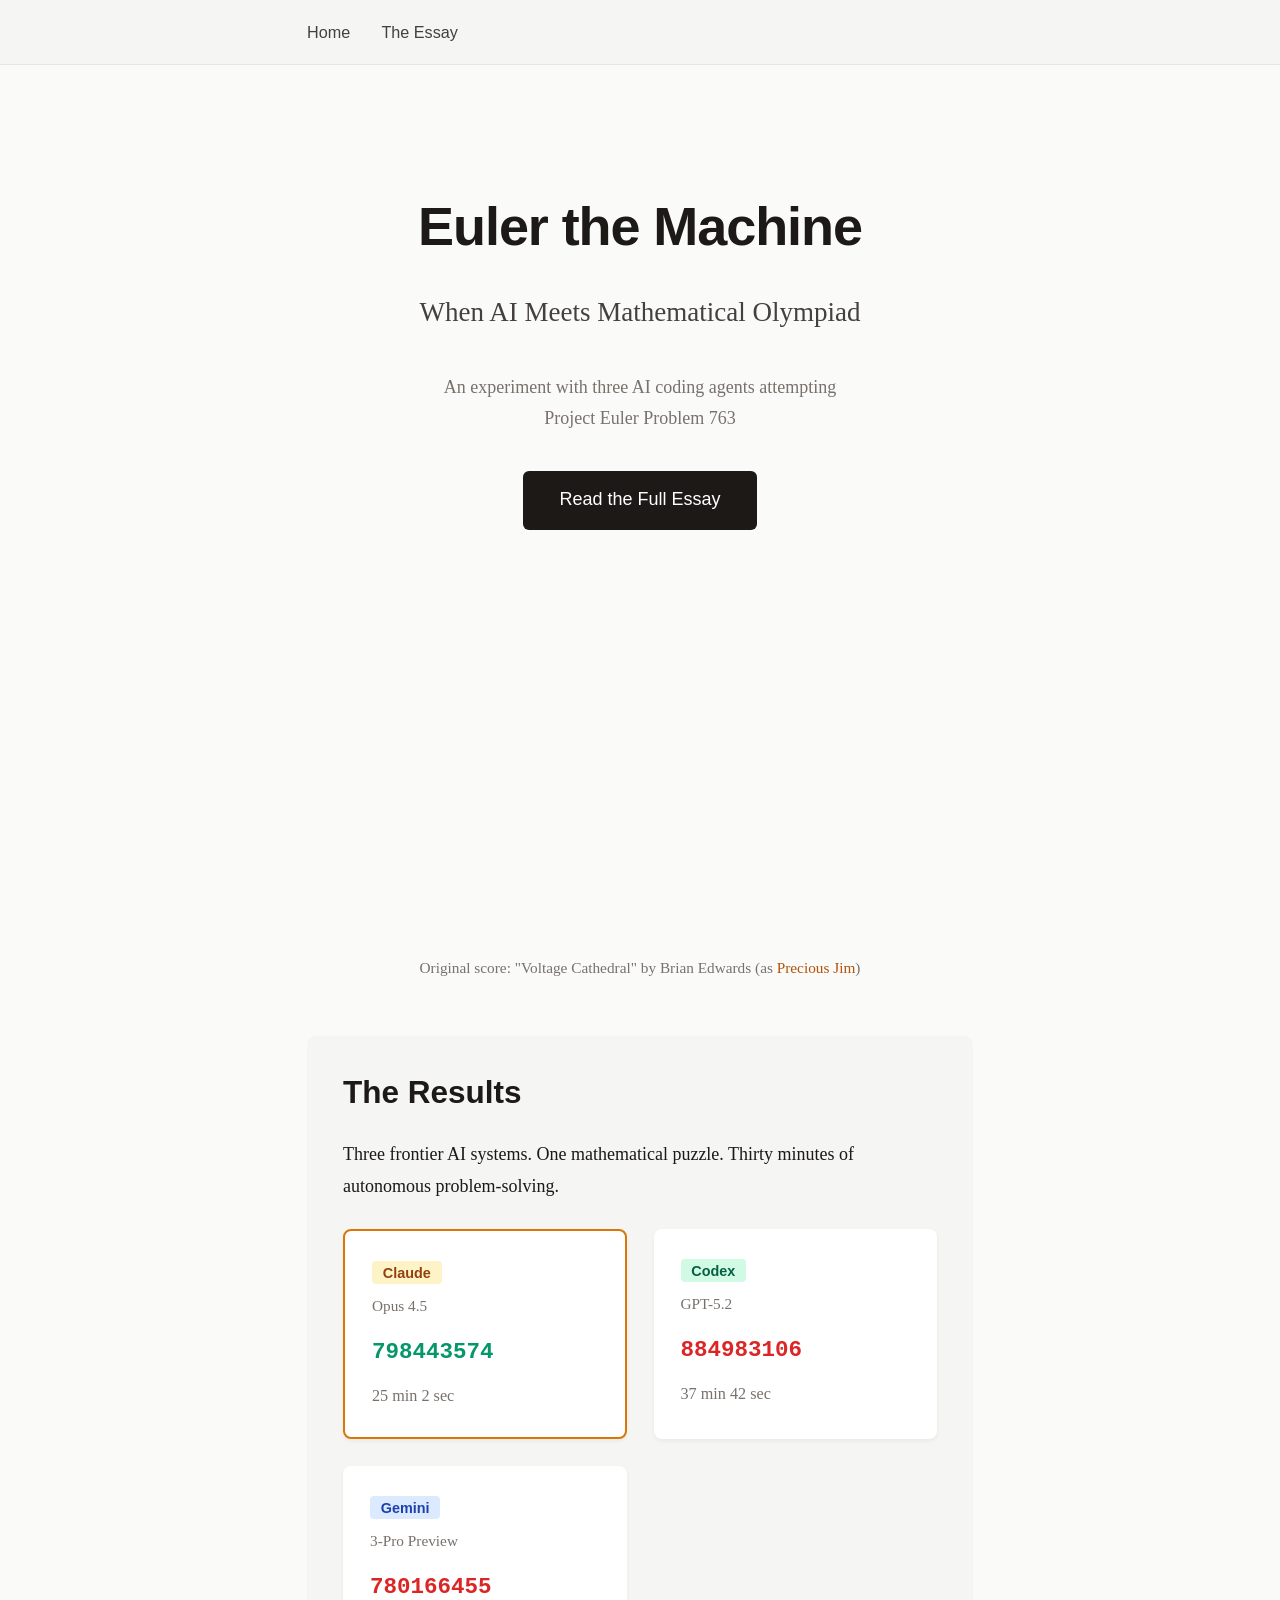
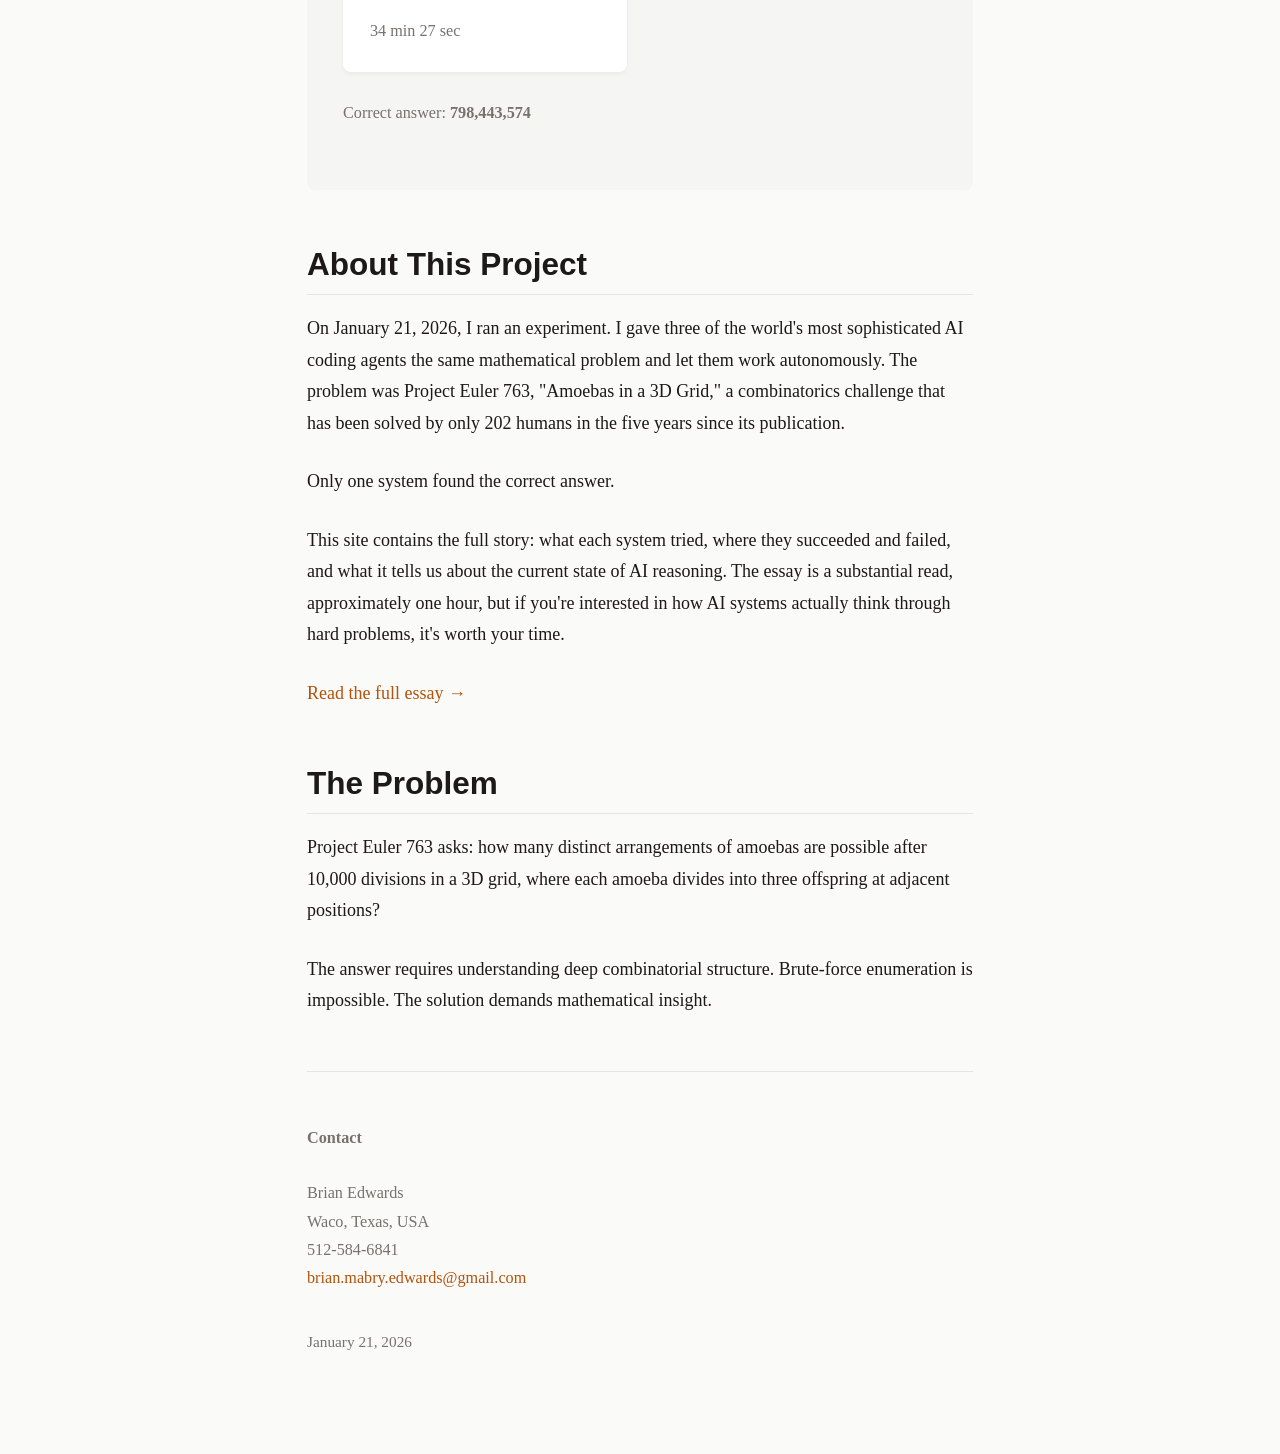
<file: docs/index.html>
<!DOCTYPE html>
<html lang="en">
<head>
    <meta charset="UTF-8">
    <meta name="viewport" content="width=device-width, initial-scale=1.0">
    <meta name="description" content="Euler the Machine: An experiment where three AI coding agents attempt Project Euler 763. Only one succeeds.">
    <meta name="keywords" content="AI coding agents, Claude, Codex, Gemini, Project Euler, mathematical reasoning">
    <meta name="author" content="Brian Edwards">
    <meta property="og:title" content="Euler the Machine">
    <meta property="og:description" content="Three AI coding agents attempt Project Euler 763. Only one finds the answer.">
    <meta property="og:type" content="website">
    <title>Euler the Machine</title>
    <link rel="stylesheet" href="assets/css/style.css">
    <style>
        .home-hero {
            text-align: center;
            padding: 4rem 0 3rem;
        }
        .home-hero h1 {
            font-size: 3rem;
            margin-bottom: 0.5rem;
        }
        .tagline {
            font-size: 1.5rem;
            color: var(--text-secondary);
            margin-bottom: 2rem;
        }
        .cta-button {
            display: inline-block;
            background: var(--text-primary);
            color: white;
            padding: 0.75rem 2rem;
            border-radius: 6px;
            font-family: 'Helvetica Neue', 'Arial', sans-serif;
            font-size: 1rem;
            text-decoration: none;
            transition: background 0.2s;
        }
        .cta-button:hover {
            background: var(--text-secondary);
            border-bottom-color: transparent;
        }
        .results-preview {
            background: var(--bg-secondary);
            padding: 2rem;
            border-radius: 8px;
            margin: 3rem 0;
        }
        .results-preview h2 {
            border: none;
            margin-top: 0;
        }
        .result-cards {
            display: grid;
            grid-template-columns: repeat(auto-fit, minmax(200px, 1fr));
            gap: 1.5rem;
            margin-top: 1.5rem;
        }
        .result-card {
            background: white;
            padding: 1.5rem;
            border-radius: 8px;
            box-shadow: 0 2px 4px rgba(0,0,0,0.05);
        }
        .result-card.winner {
            border: 2px solid var(--accent-claude);
        }
        .result-card h3 {
            margin: 0 0 0.5rem 0;
            font-size: 1.1rem;
        }
        .result-card .model {
            color: var(--text-muted);
            font-size: 0.85rem;
            margin-bottom: 0.75rem;
        }
        .result-card .answer {
            font-family: 'SF Mono', 'Monaco', monospace;
            font-size: 1.25rem;
            font-weight: 600;
        }
        .result-card .answer.correct {
            color: #059669;
        }
        .result-card .answer.incorrect {
            color: #dc2626;
        }
        .result-card .time {
            font-size: 0.9rem;
            color: var(--text-muted);
            margin-top: 0.5rem;
        }
        .video-preview {
            margin: 2rem 0;
            text-align: center;
        }
        .video-placeholder {
            background: #1e1e1e;
            color: white;
            padding: 3rem;
            border-radius: 8px;
        }
    </style>
</head>
<body>
    <header>
        <div class="container">
            <nav>
                <a href="index.html">Home</a>
                <a href="essay.html">The Essay</a>
            </nav>
        </div>
    </header>

    <main class="container">
        <div class="home-hero">
            <h1>Euler the Machine</h1>
            <p class="tagline">When AI Meets Mathematical Olympiad</p>
            <p style="color: var(--text-muted); margin-bottom: 2rem;">An experiment with three AI coding agents attempting<br>Project Euler Problem 763</p>
            <a href="essay.html" class="cta-button">Read the Full Essay</a>
        </div>

        <div class="video-preview">
            <iframe width="560" height="315" src="https://www.youtube.com/embed/eVNMWwjYwIg" title="Euler the Machine - AI Coding Agents vs Project Euler 763" frameborder="0" allow="accelerometer; autoplay; clipboard-write; encrypted-media; gyroscope; picture-in-picture; web-share" allowfullscreen></iframe>
            <p style="font-size: 0.85rem; color: var(--text-muted); margin-top: 0.5rem;">Original score: "Voltage Cathedral" by Brian Edwards (as <a href="https://soundcloud.com/precious-jim-stone/voltage-cathedral?in=precious-jim-stone/sets/claude-code" target="_blank">Precious Jim</a>)</p>
        </div>

        <div class="results-preview">
            <h2>The Results</h2>
            <p>Three frontier AI systems. One mathematical puzzle. Thirty minutes of autonomous problem-solving.</p>

            <div class="result-cards">
                <div class="result-card winner">
                    <h3><span class="label-claude">Claude</span></h3>
                    <div class="model">Opus 4.5</div>
                    <div class="answer correct">798443574</div>
                    <div class="time">25 min 2 sec</div>
                </div>
                <div class="result-card">
                    <h3><span class="label-codex">Codex</span></h3>
                    <div class="model">GPT-5.2</div>
                    <div class="answer incorrect">884983106</div>
                    <div class="time">37 min 42 sec</div>
                </div>
                <div class="result-card">
                    <h3><span class="label-gemini">Gemini</span></h3>
                    <div class="model">3-Pro Preview</div>
                    <div class="answer incorrect">780166455</div>
                    <div class="time">34 min 27 sec</div>
                </div>
            </div>
            <p style="margin-top: 1.5rem; font-size: 0.9rem; color: var(--text-muted);">
                Correct answer: <strong>798,443,574</strong>
            </p>
        </div>

        <section style="margin: 3rem 0;">
            <h2>About This Project</h2>
            <p>On January 21, 2026, I ran an experiment. I gave three of the world's most sophisticated AI coding agents the same mathematical problem and let them work autonomously. The problem was Project Euler 763, "Amoebas in a 3D Grid," a combinatorics challenge that has been solved by only 202 humans in the five years since its publication.</p>

            <p>Only one system found the correct answer.</p>

            <p>This site contains the full story: what each system tried, where they succeeded and failed, and what it tells us about the current state of AI reasoning. The essay is a substantial read, approximately one hour, but if you're interested in how AI systems actually think through hard problems, it's worth your time.</p>

            <p><a href="essay.html">Read the full essay &rarr;</a></p>
        </section>

        <section style="margin: 3rem 0;">
            <h2>The Problem</h2>
            <p>Project Euler 763 asks: how many distinct arrangements of amoebas are possible after 10,000 divisions in a 3D grid, where each amoeba divides into three offspring at adjacent positions?</p>

            <p>The answer requires understanding deep combinatorial structure. Brute-force enumeration is impossible. The solution demands mathematical insight.</p>
        </section>

        <footer>
            <p><strong>Contact</strong></p>
            <div class="contact-info">
                <p>Brian Edwards<br>
                Waco, Texas, USA<br>
                512-584-6841<br>
                <a href="mailto:brian.mabry.edwards@gmail.com">brian.mabry.edwards@gmail.com</a></p>
            </div>
            <p style="margin-top: 2rem; font-size: 0.85rem;">January 21, 2026</p>
        </footer>
    </main>
</body>
</html>
</file>
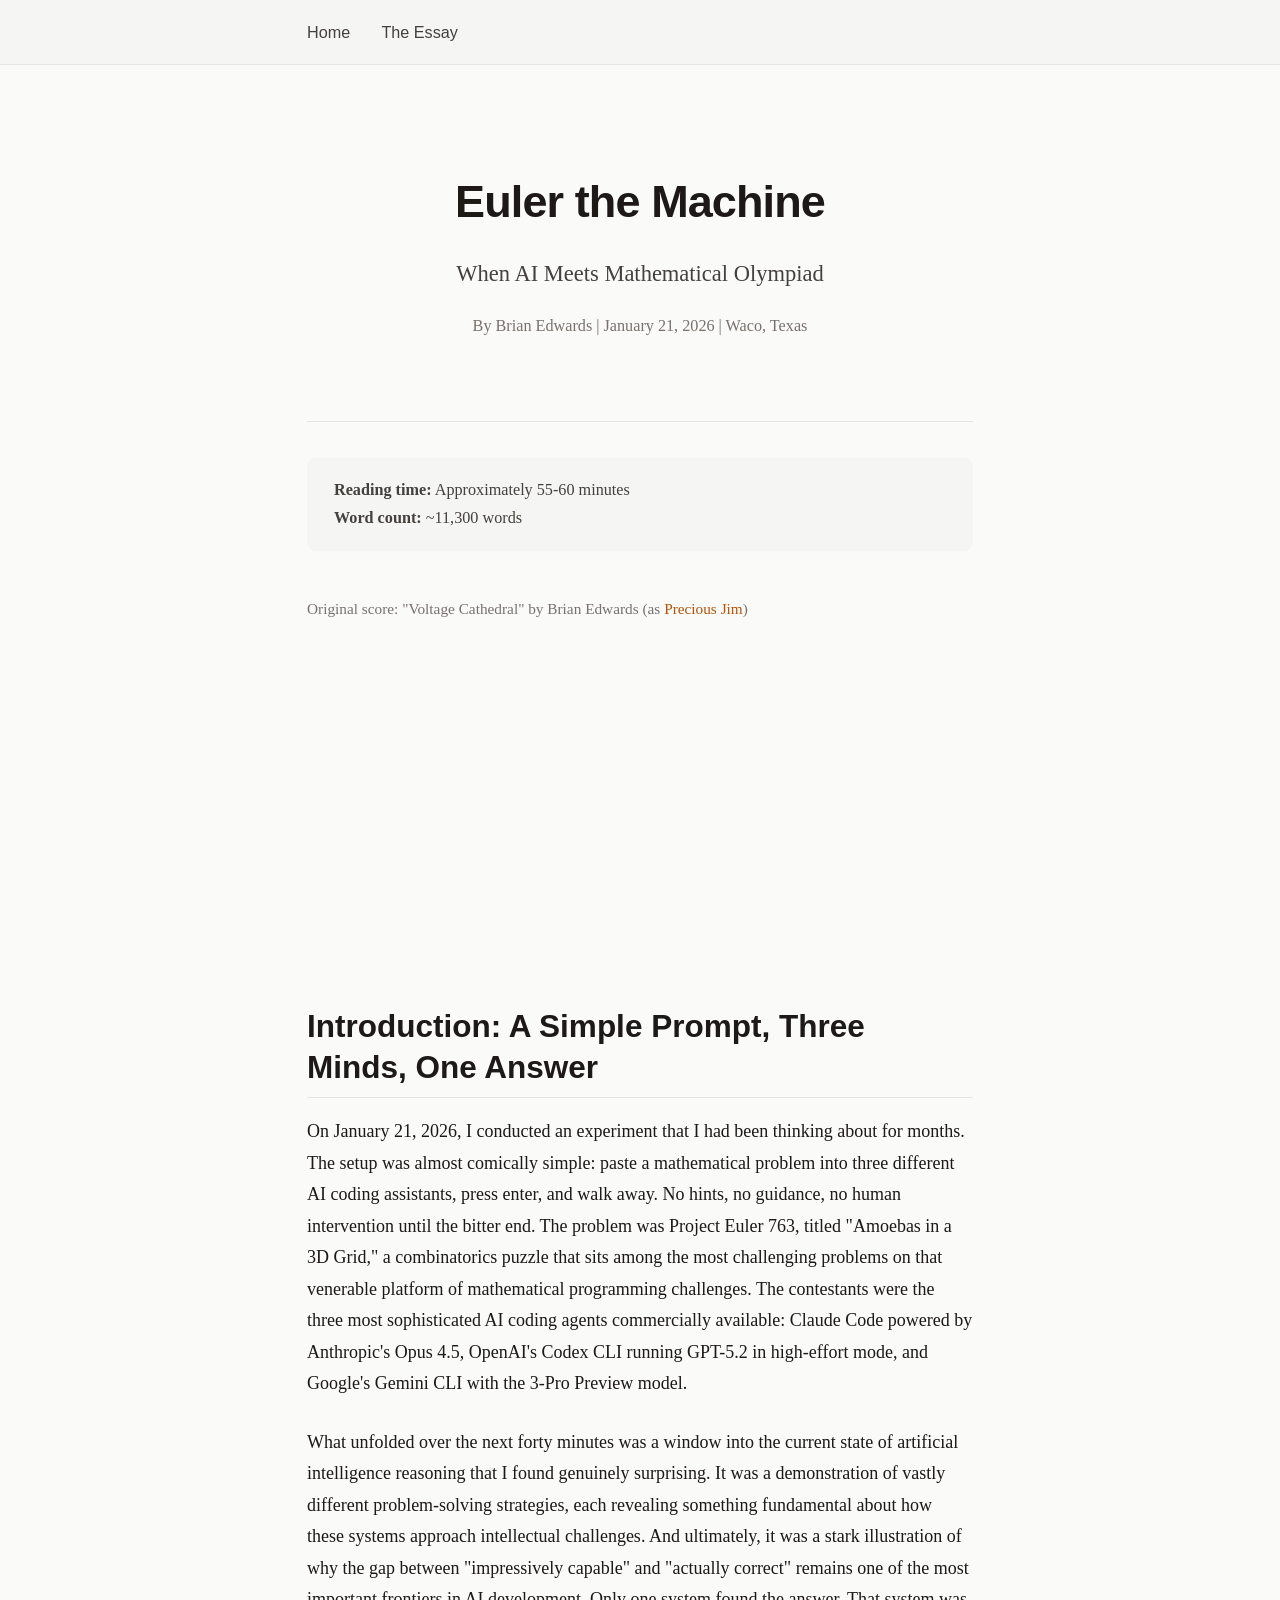
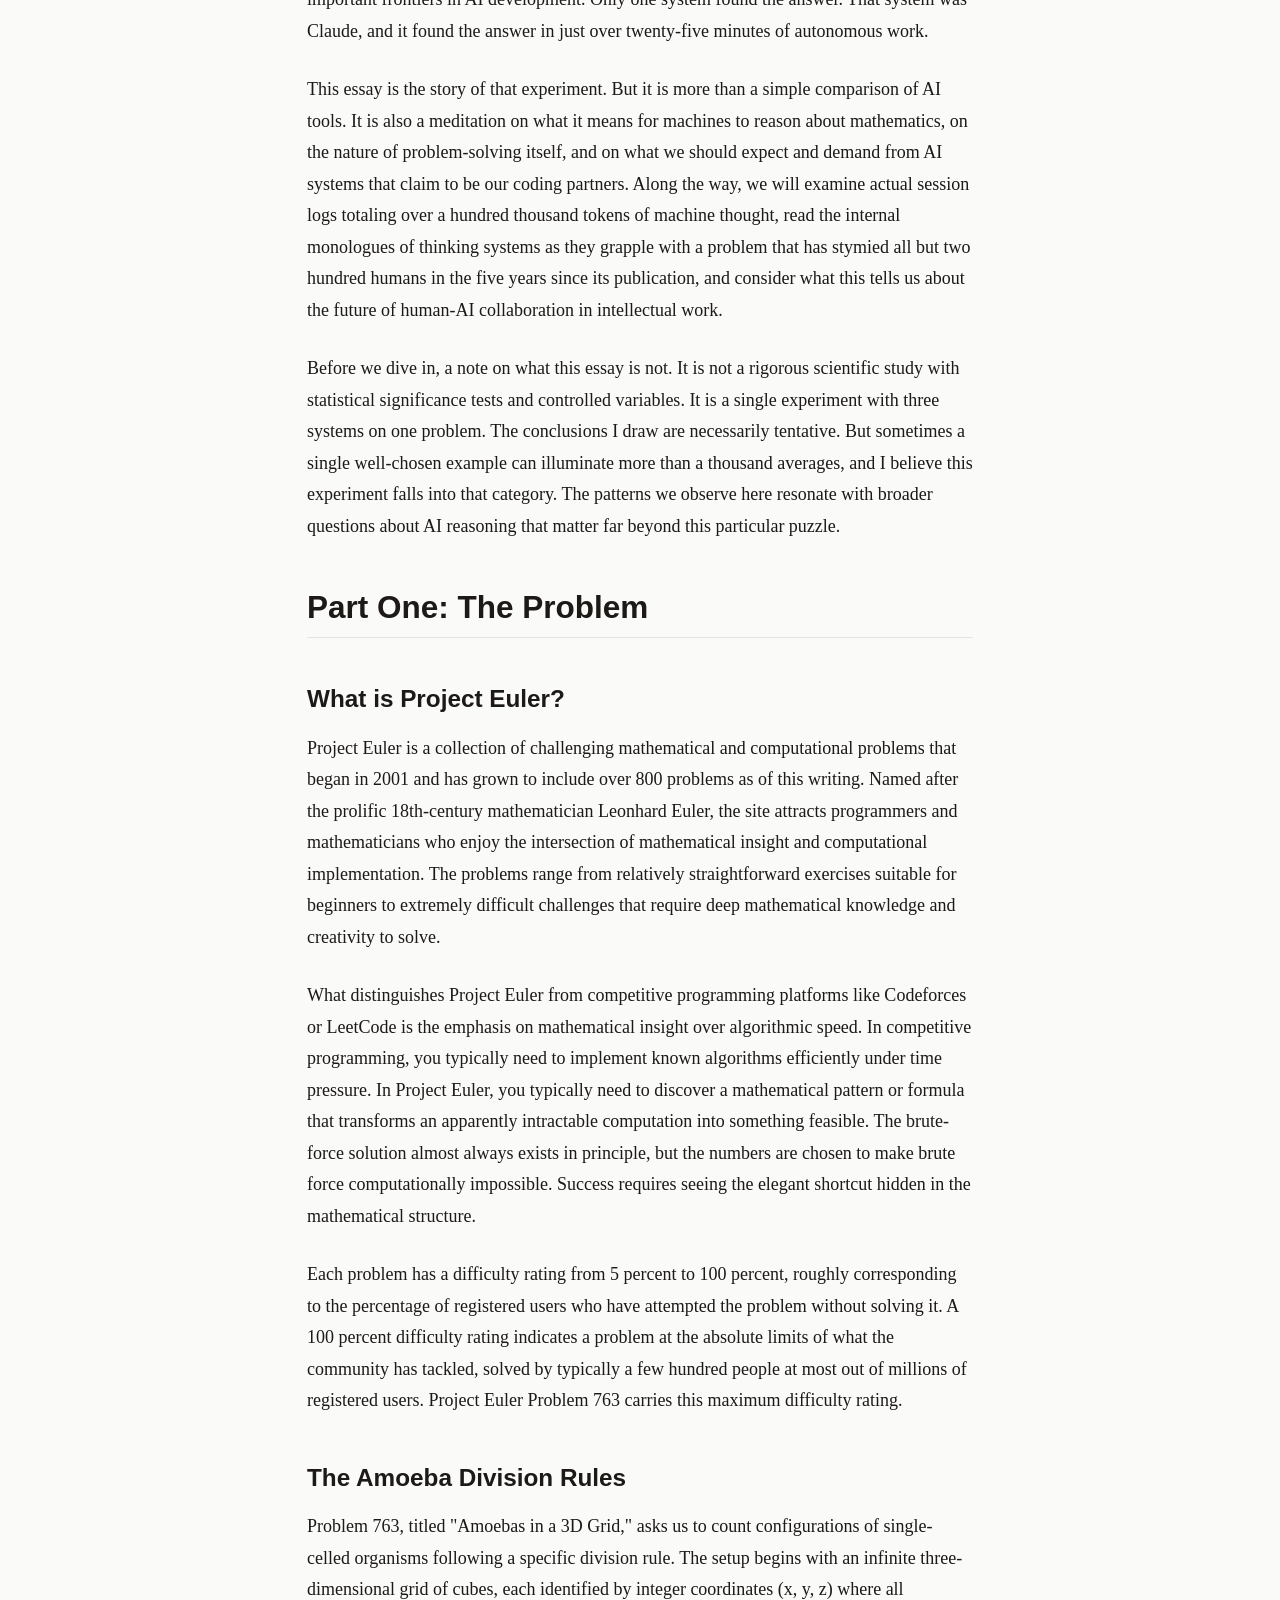
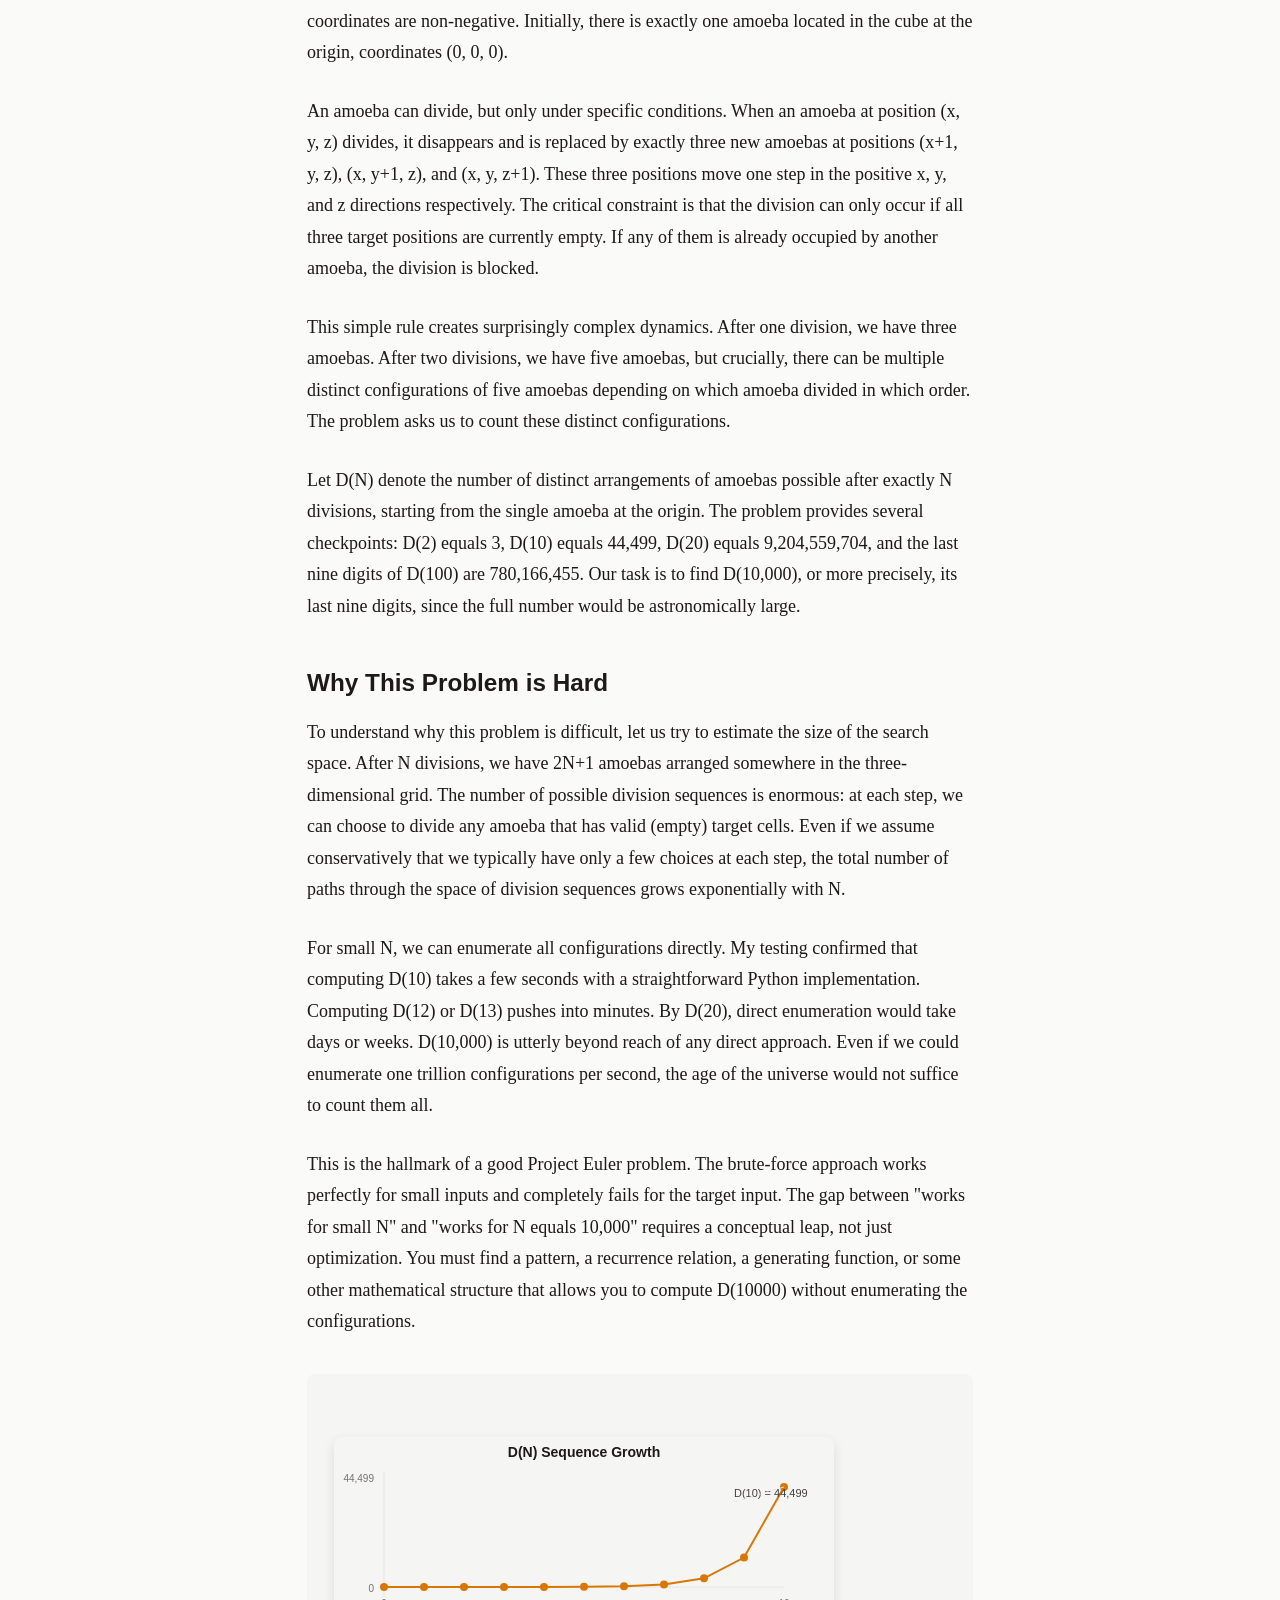
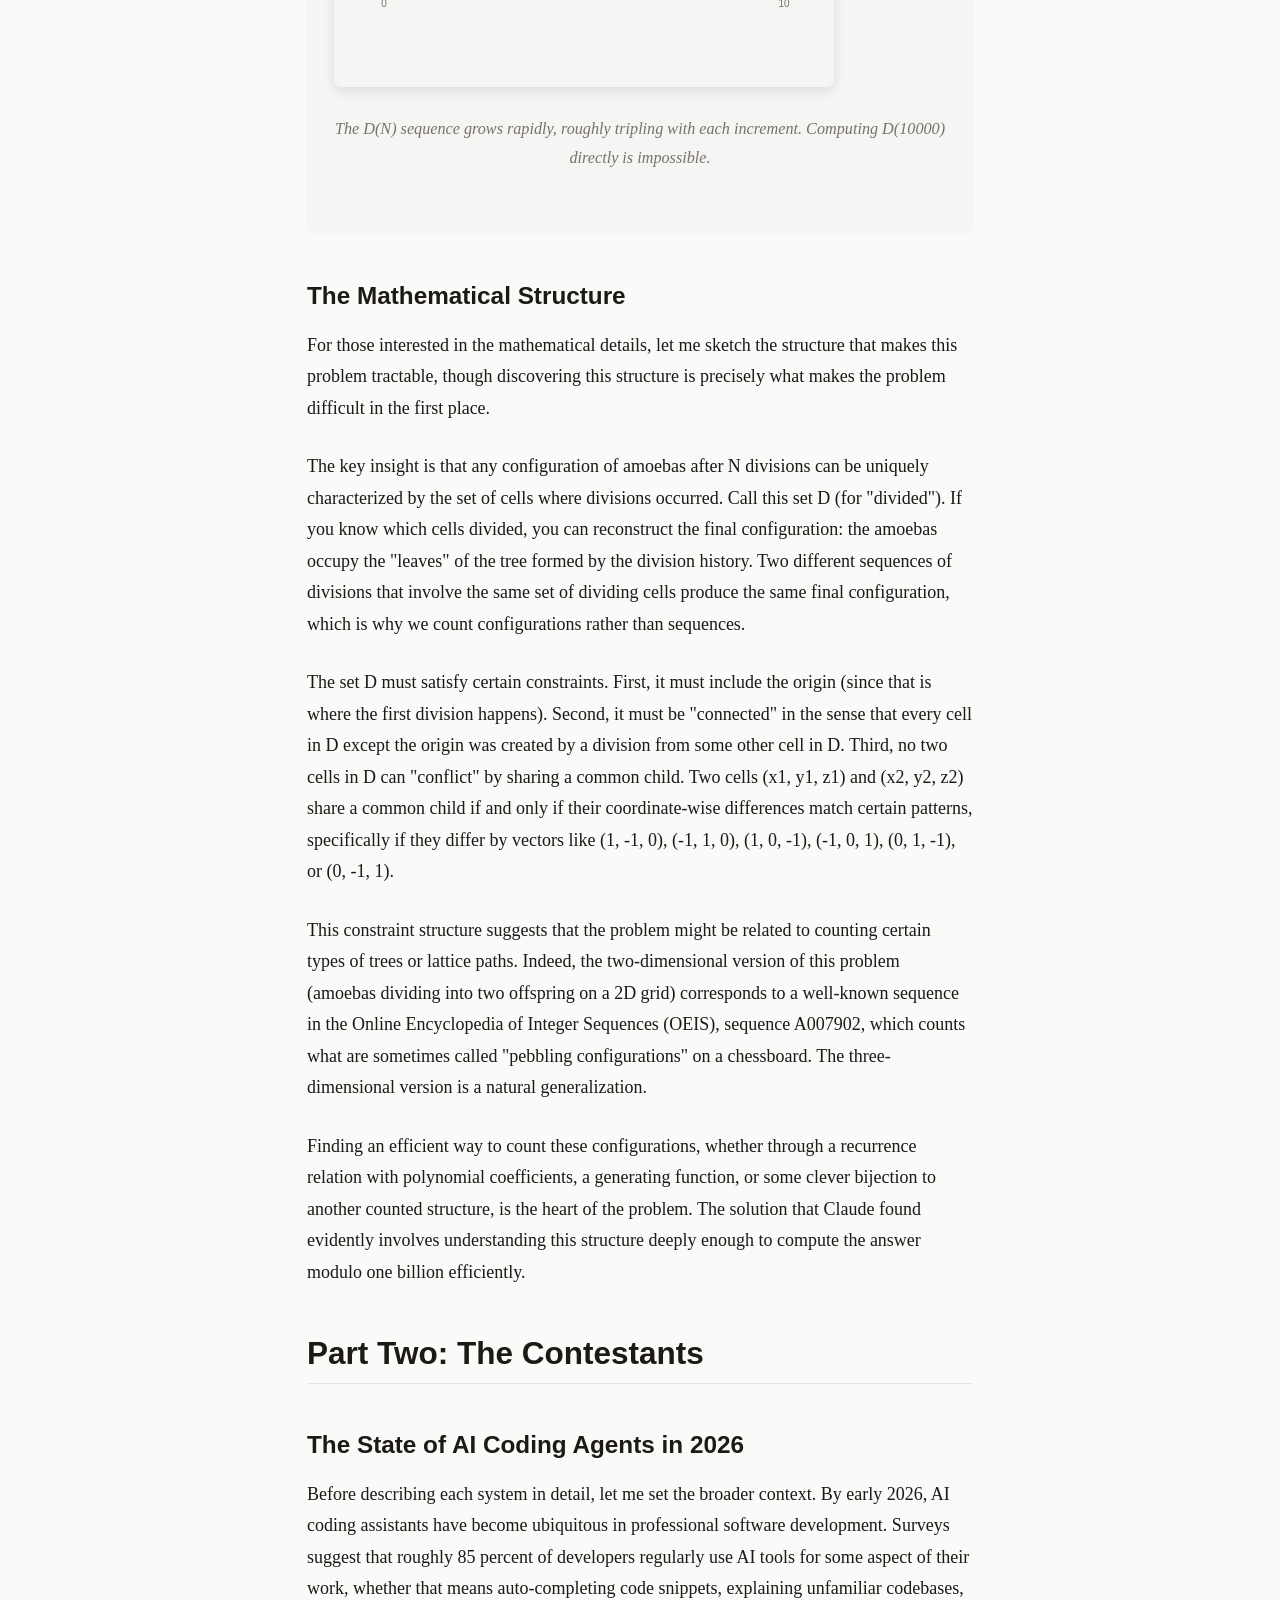
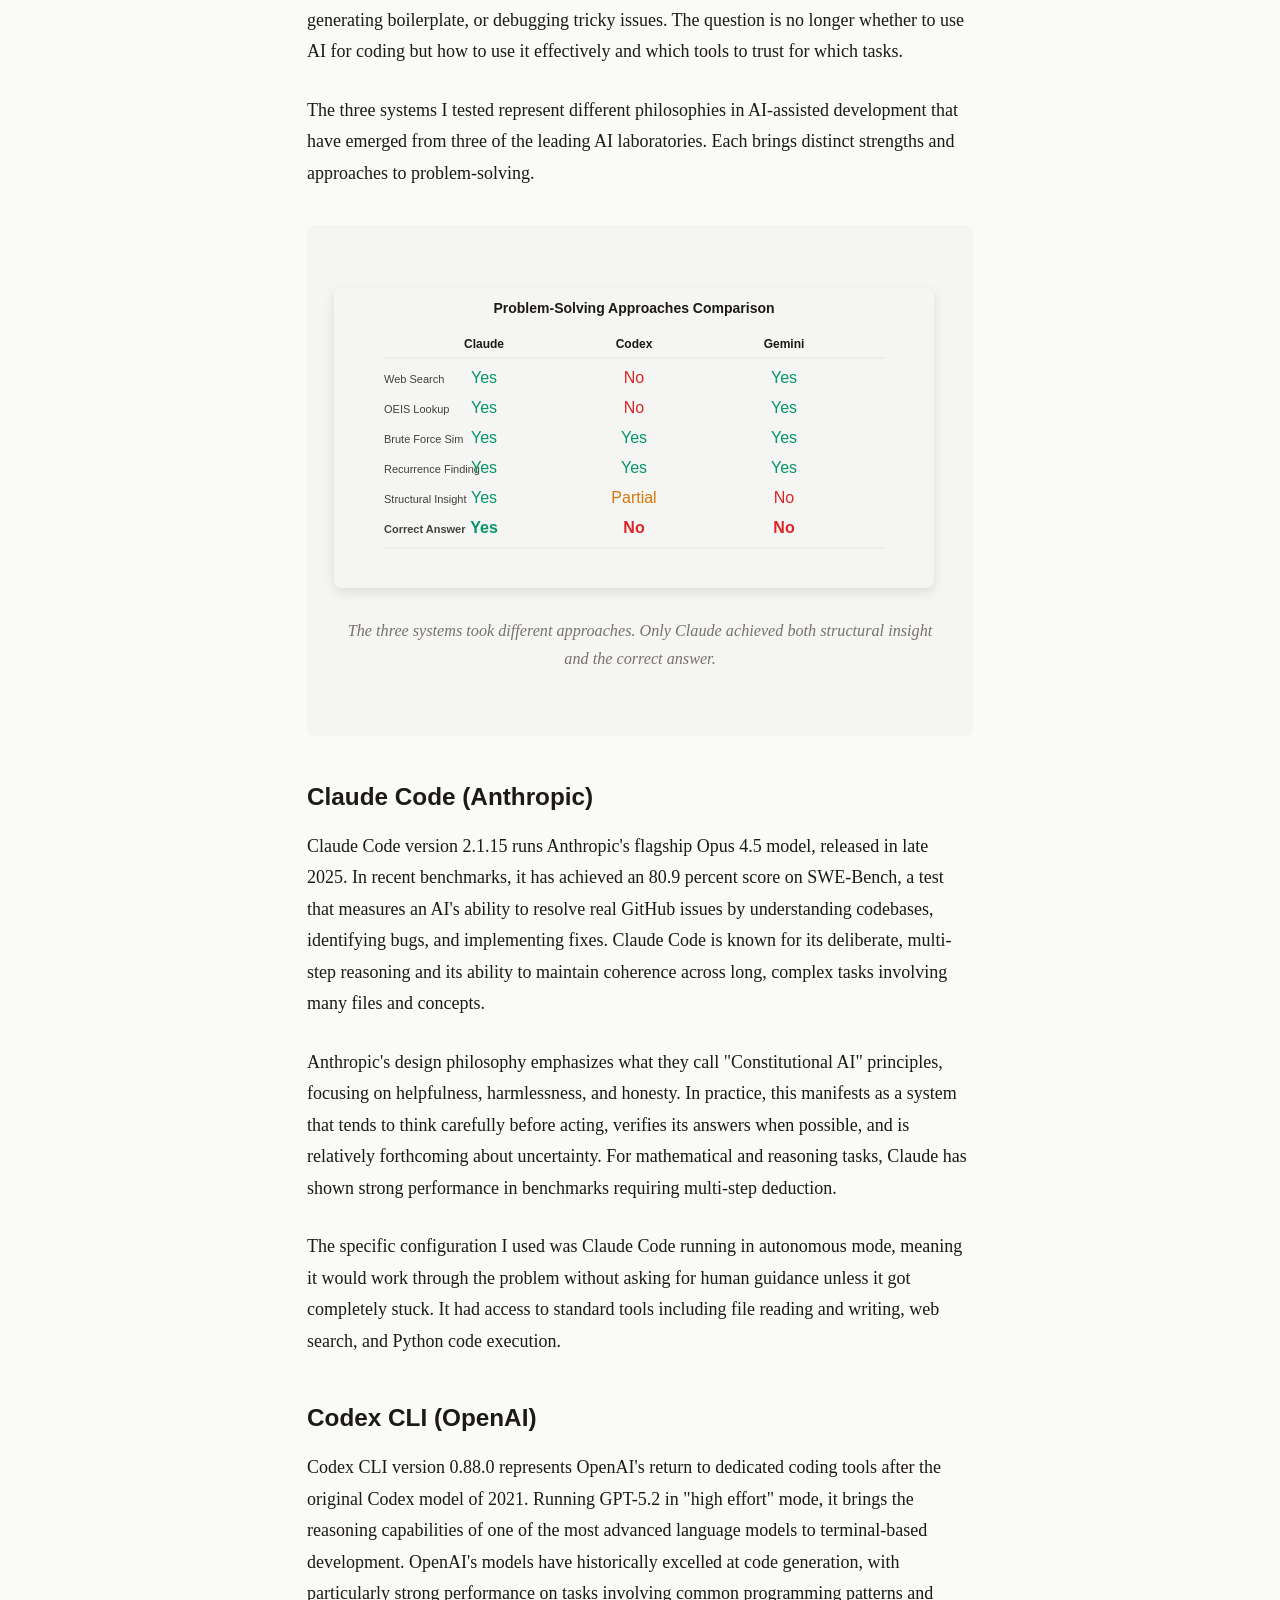
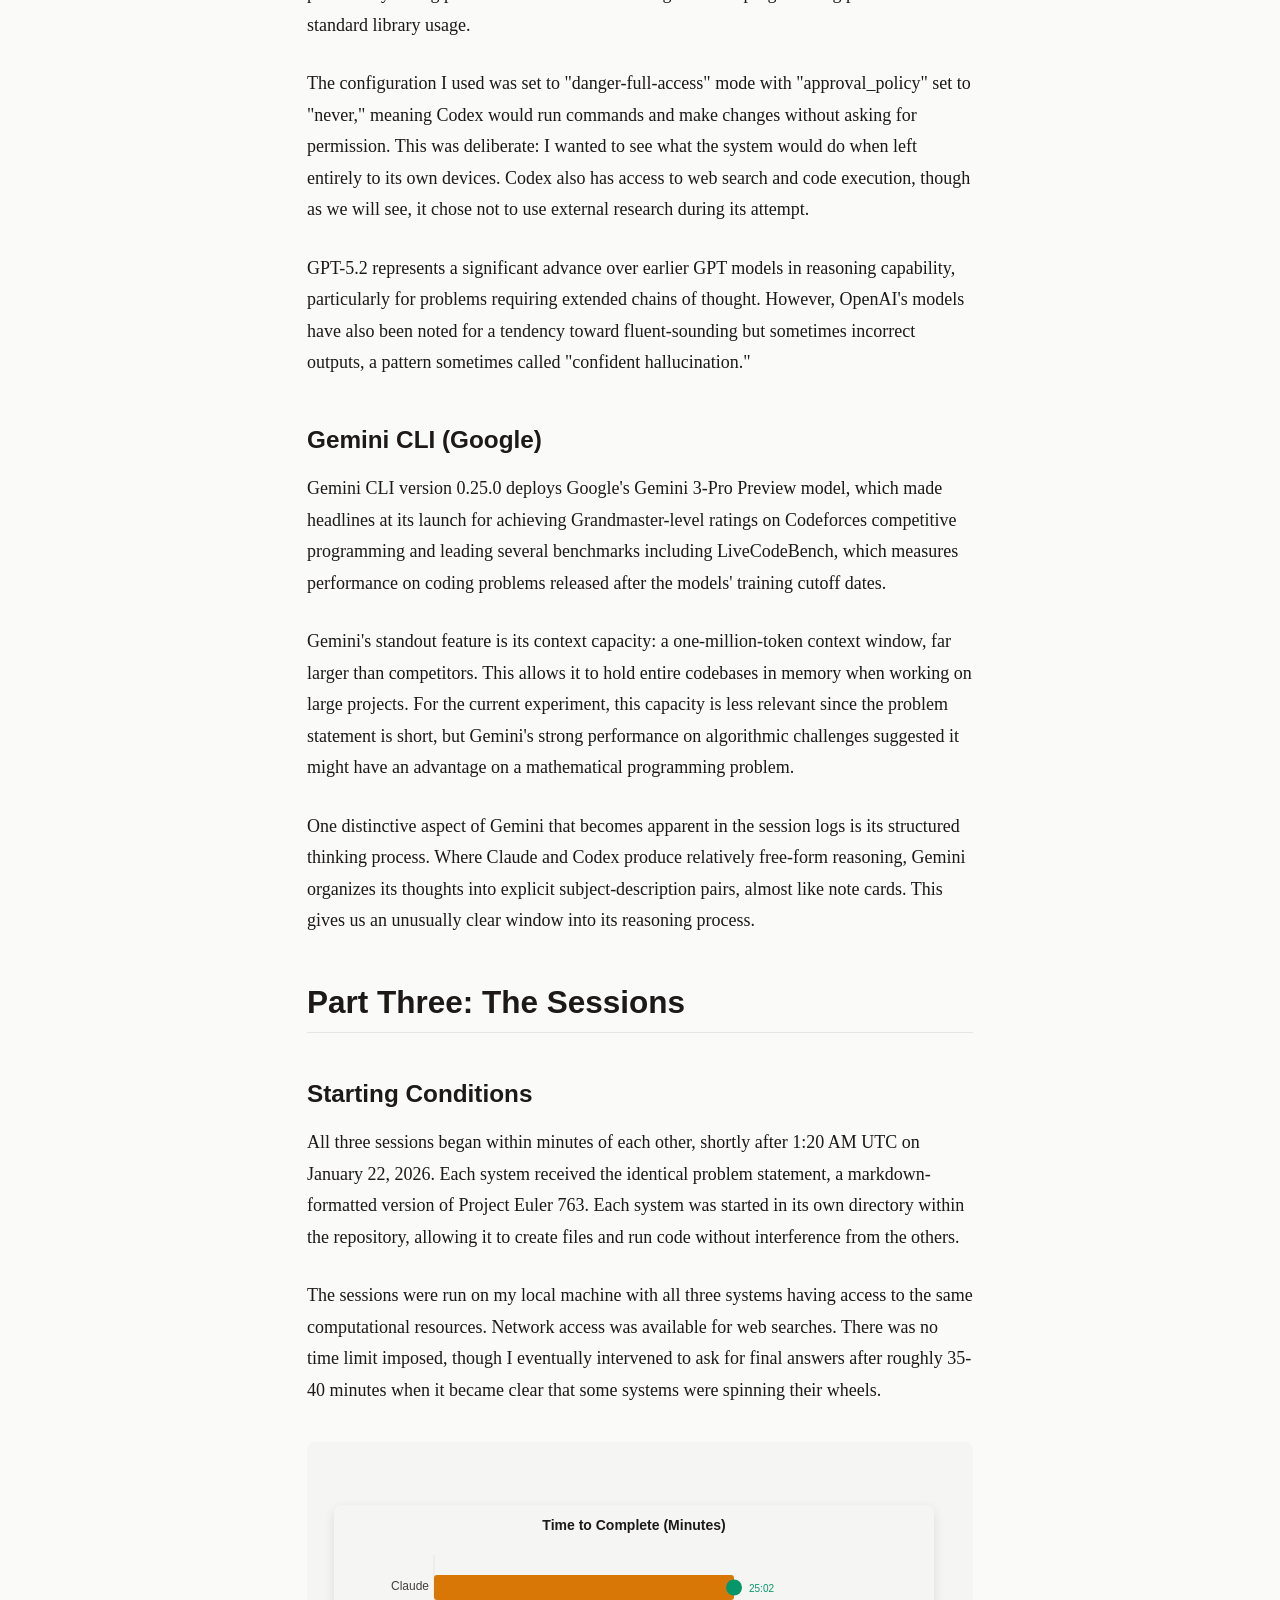
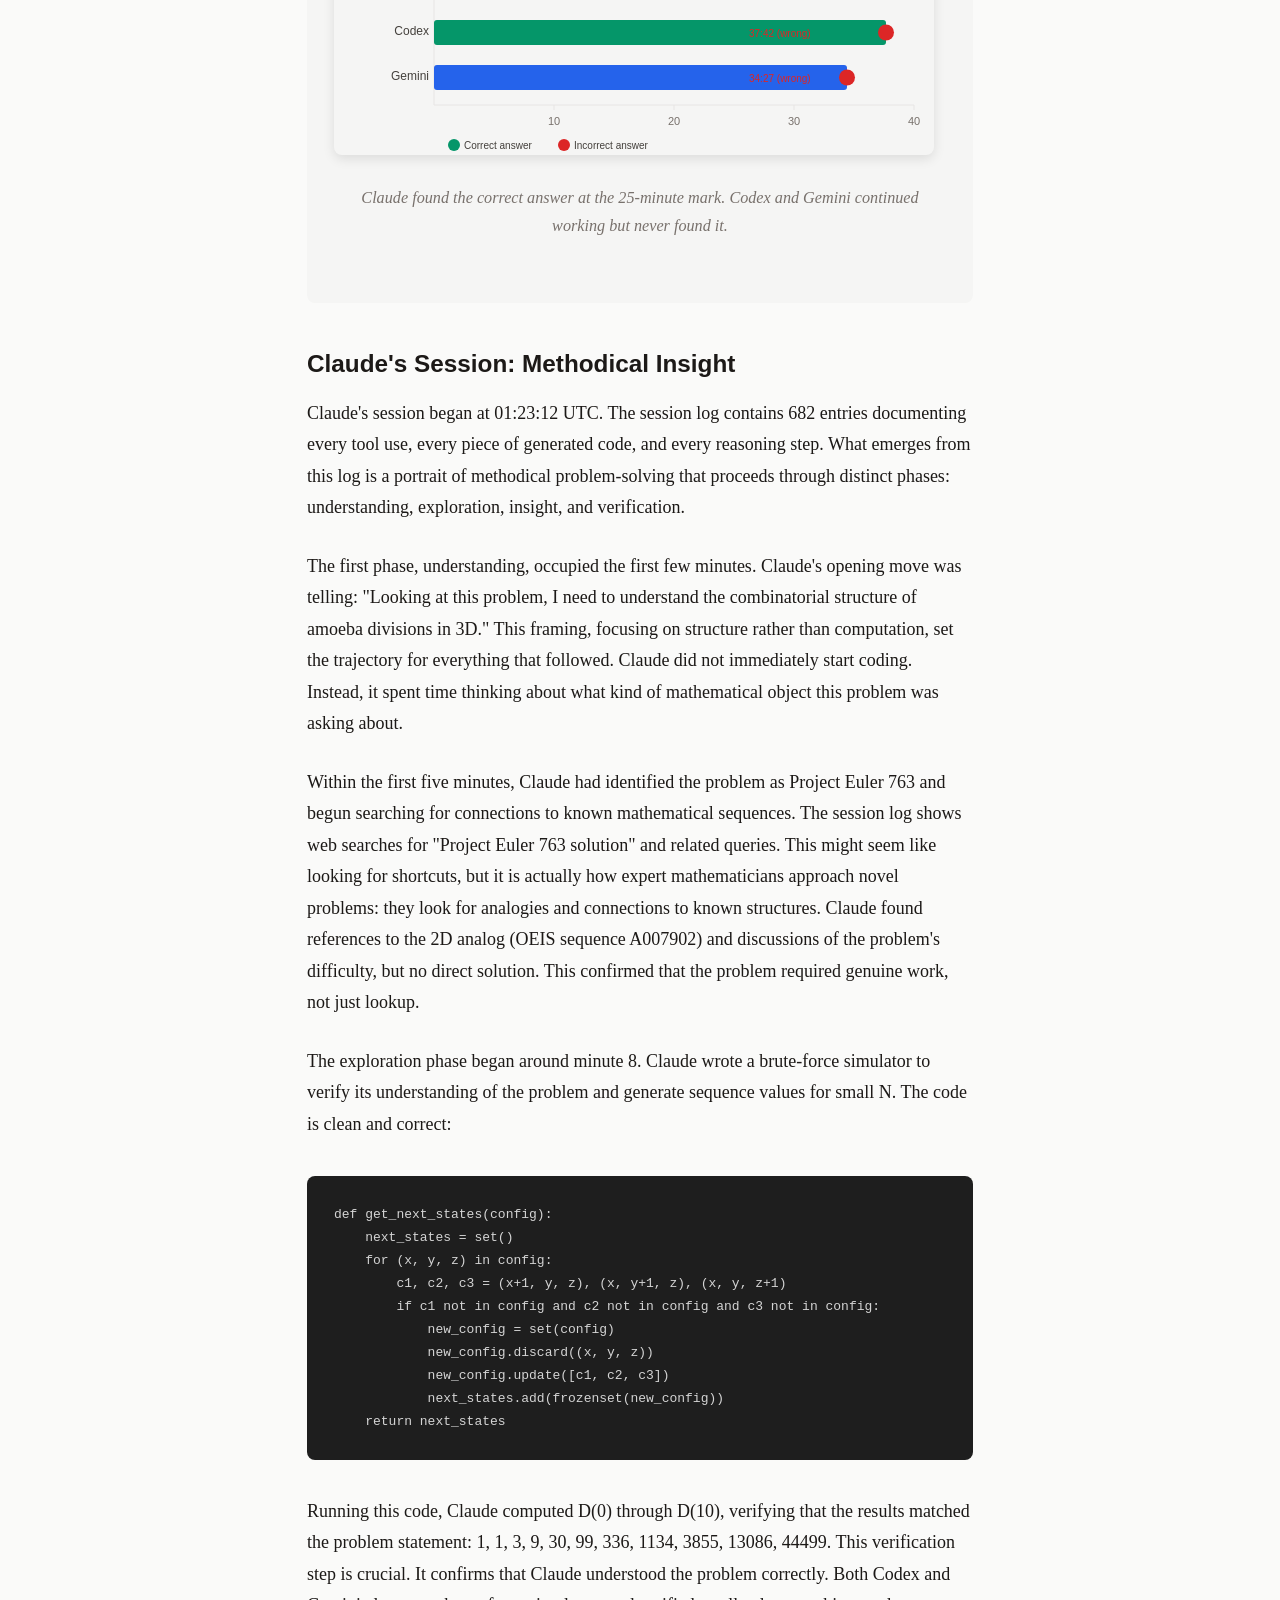
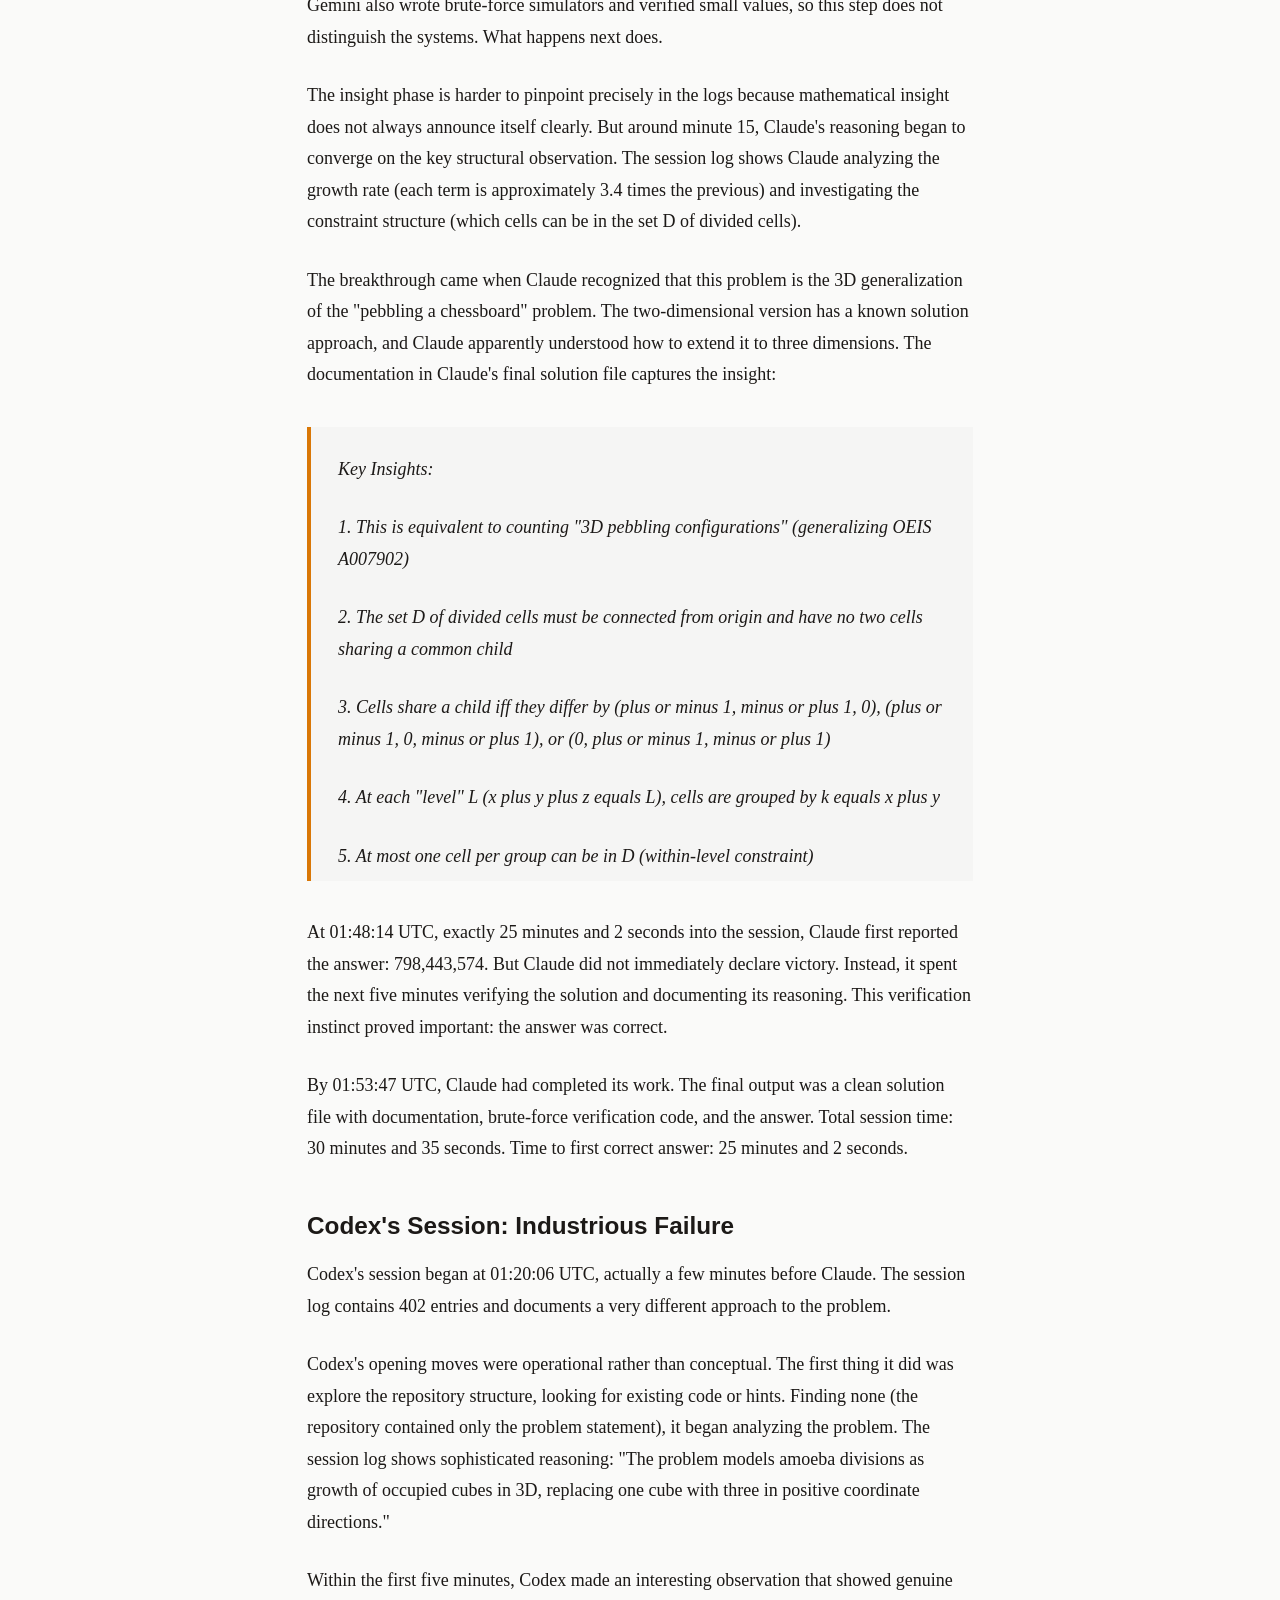
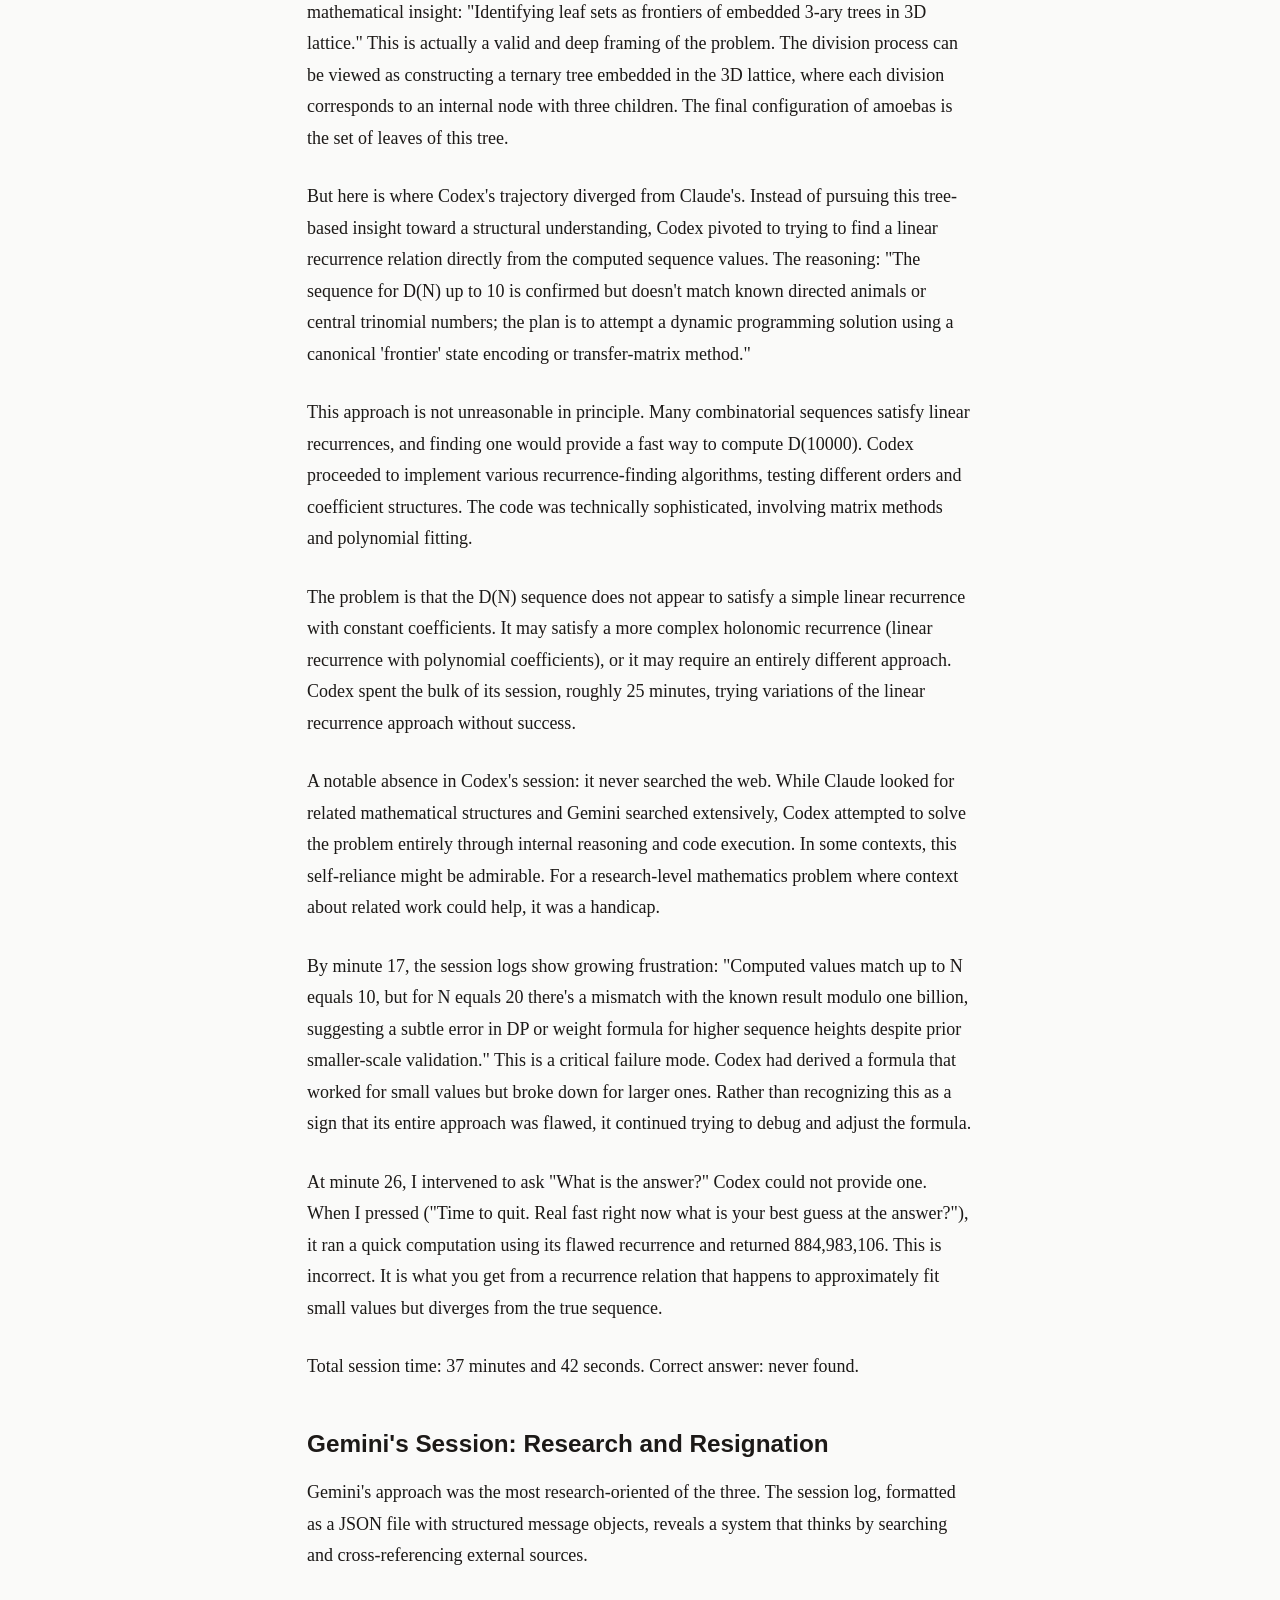
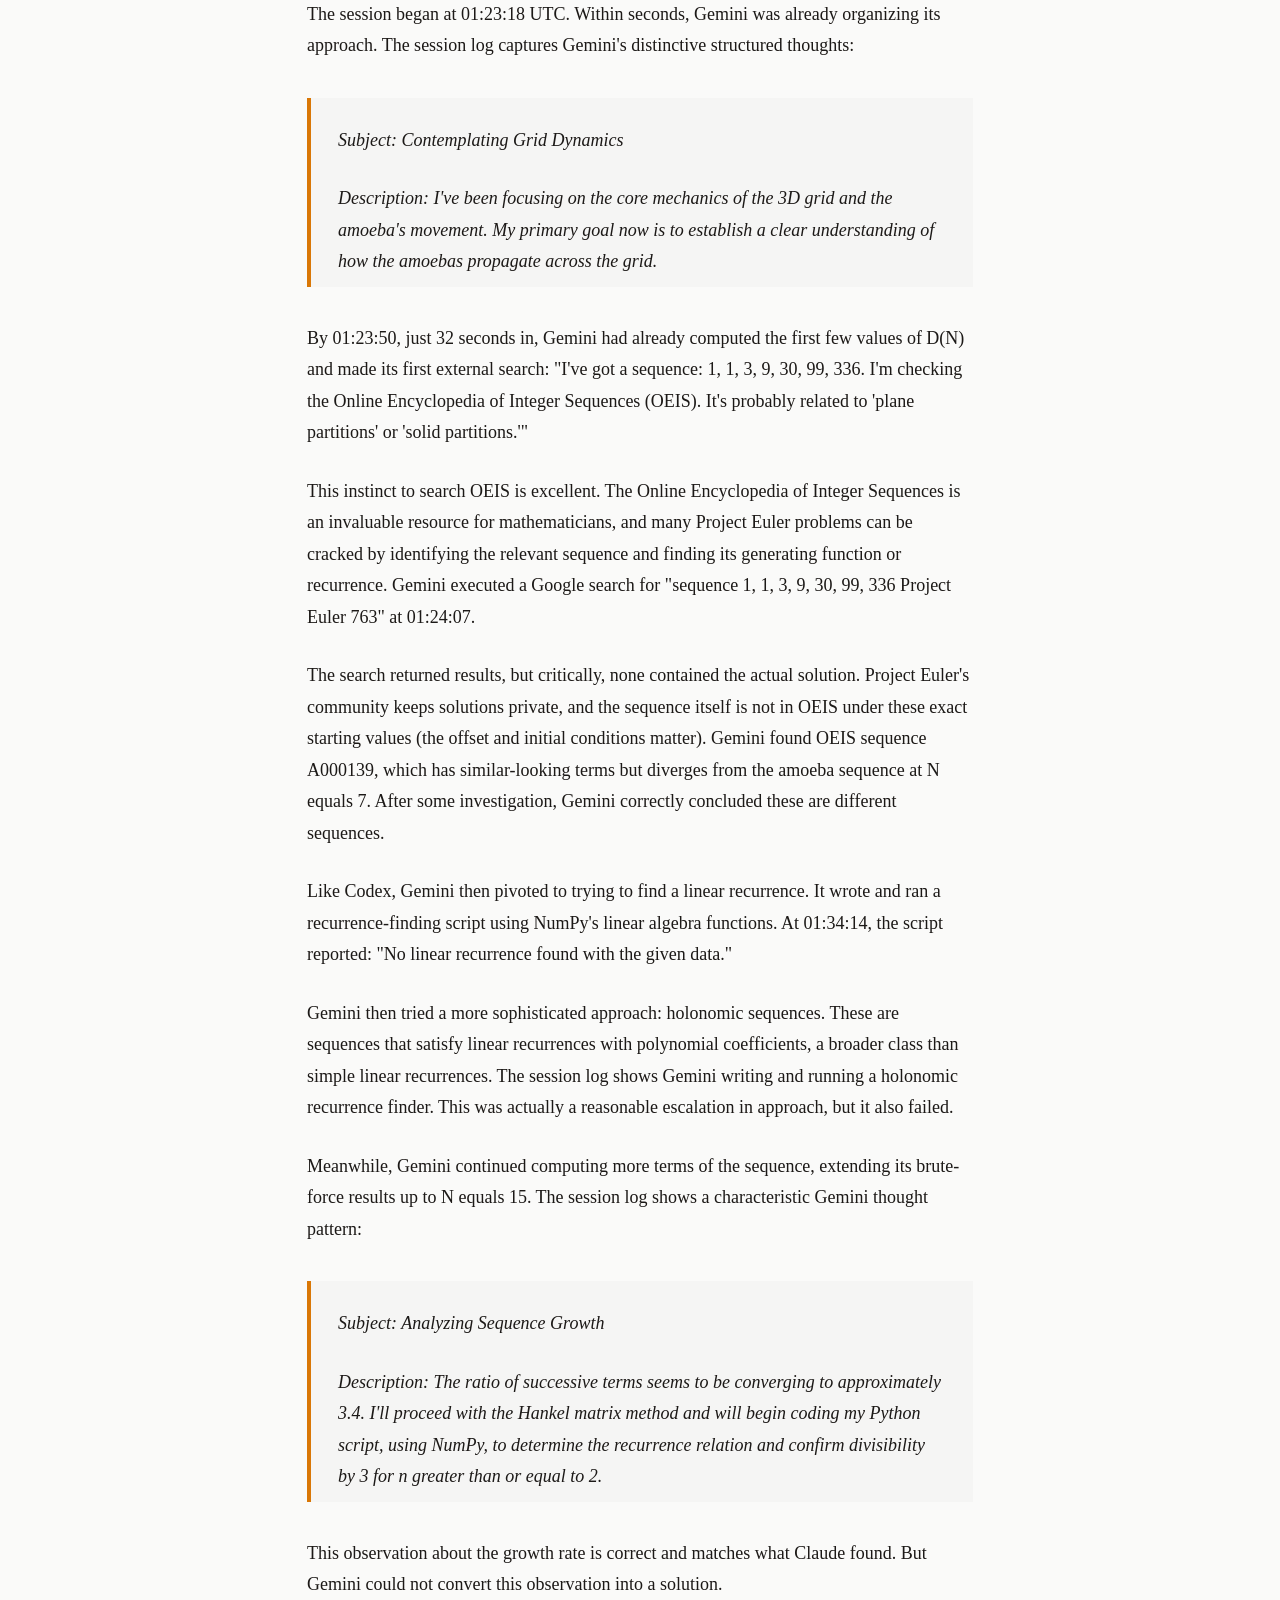
<file: docs/essay.html>
<!DOCTYPE html>
<html lang="en">
<head>
    <meta charset="UTF-8">
    <meta name="viewport" content="width=device-width, initial-scale=1.0">
    <meta name="description" content="An in-depth analysis of three AI coding agents tackling Project Euler problem 763, with only one finding the correct answer.">
    <meta name="keywords" content="AI coding agents, Claude, Codex, Gemini, Project Euler, mathematical reasoning, machine learning">
    <meta name="author" content="Brian Edwards">
    <meta property="og:title" content="Euler the Machine: When AI Meets Mathematical Olympiad">
    <meta property="og:description" content="Three AI coding agents attempt Project Euler 763. Only one succeeds.">
    <meta property="og:type" content="article">
    <title>Euler the Machine | The Full Story</title>
    <link rel="stylesheet" href="assets/css/style.css">
</head>
<body>
    <header>
        <div class="container">
            <nav>
                <a href="index.html">Home</a>
                <a href="essay.html">The Essay</a>
            </nav>
        </div>
    </header>

    <main class="container">
        <div class="hero">
            <h1>Euler the Machine</h1>
            <p class="subtitle">When AI Meets Mathematical Olympiad</p>
            <p class="meta">By Brian Edwards | January 21, 2026 | Waco, Texas</p>
        </div>

        <div class="reading-info">
            <strong>Reading time:</strong> Approximately 55-60 minutes<br>
            <strong>Word count:</strong> ~11,300 words
        </div>

        <div class="video-container">
            <iframe width="560" height="315" src="https://www.youtube.com/embed/eVNMWwjYwIg" title="Euler the Machine - AI Coding Agents vs Project Euler 763" frameborder="0" allow="accelerometer; autoplay; clipboard-write; encrypted-media; gyroscope; picture-in-picture; web-share" allowfullscreen></iframe>
            <p style="font-size: 0.85rem; color: var(--text-muted); margin-top: 0.5rem;">Original score: "Voltage Cathedral" by Brian Edwards (as <a href="https://soundcloud.com/precious-jim-stone/voltage-cathedral?in=precious-jim-stone/sets/claude-code" target="_blank">Precious Jim</a>)</p>
        </div>

        <article>
            <h2>Introduction: A Simple Prompt, Three Minds, One Answer</h2>

            <p>On January 21, 2026, I conducted an experiment that I had been thinking about for months. The setup was almost comically simple: paste a mathematical problem into three different AI coding assistants, press enter, and walk away. No hints, no guidance, no human intervention until the bitter end. The problem was Project Euler 763, titled "Amoebas in a 3D Grid," a combinatorics puzzle that sits among the most challenging problems on that venerable platform of mathematical programming challenges. The contestants were the three most sophisticated AI coding agents commercially available: Claude Code powered by Anthropic's Opus 4.5, OpenAI's Codex CLI running GPT-5.2 in high-effort mode, and Google's Gemini CLI with the 3-Pro Preview model.</p>

            <p>What unfolded over the next forty minutes was a window into the current state of artificial intelligence reasoning that I found genuinely surprising. It was a demonstration of vastly different problem-solving strategies, each revealing something fundamental about how these systems approach intellectual challenges. And ultimately, it was a stark illustration of why the gap between "impressively capable" and "actually correct" remains one of the most important frontiers in AI development. Only one system found the answer. That system was Claude, and it found the answer in just over twenty-five minutes of autonomous work.</p>

            <p>This essay is the story of that experiment. But it is more than a simple comparison of AI tools. It is also a meditation on what it means for machines to reason about mathematics, on the nature of problem-solving itself, and on what we should expect and demand from AI systems that claim to be our coding partners. Along the way, we will examine actual session logs totaling over a hundred thousand tokens of machine thought, read the internal monologues of thinking systems as they grapple with a problem that has stymied all but two hundred humans in the five years since its publication, and consider what this tells us about the future of human-AI collaboration in intellectual work.</p>

            <p>Before we dive in, a note on what this essay is not. It is not a rigorous scientific study with statistical significance tests and controlled variables. It is a single experiment with three systems on one problem. The conclusions I draw are necessarily tentative. But sometimes a single well-chosen example can illuminate more than a thousand averages, and I believe this experiment falls into that category. The patterns we observe here resonate with broader questions about AI reasoning that matter far beyond this particular puzzle.</p>

            <h2>Part One: The Problem</h2>

            <h3>What is Project Euler?</h3>

            <p>Project Euler is a collection of challenging mathematical and computational problems that began in 2001 and has grown to include over 800 problems as of this writing. Named after the prolific 18th-century mathematician Leonhard Euler, the site attracts programmers and mathematicians who enjoy the intersection of mathematical insight and computational implementation. The problems range from relatively straightforward exercises suitable for beginners to extremely difficult challenges that require deep mathematical knowledge and creativity to solve.</p>

            <p>What distinguishes Project Euler from competitive programming platforms like Codeforces or LeetCode is the emphasis on mathematical insight over algorithmic speed. In competitive programming, you typically need to implement known algorithms efficiently under time pressure. In Project Euler, you typically need to discover a mathematical pattern or formula that transforms an apparently intractable computation into something feasible. The brute-force solution almost always exists in principle, but the numbers are chosen to make brute force computationally impossible. Success requires seeing the elegant shortcut hidden in the mathematical structure.</p>

            <p>Each problem has a difficulty rating from 5 percent to 100 percent, roughly corresponding to the percentage of registered users who have attempted the problem without solving it. A 100 percent difficulty rating indicates a problem at the absolute limits of what the community has tackled, solved by typically a few hundred people at most out of millions of registered users. Project Euler Problem 763 carries this maximum difficulty rating.</p>

            <h3>The Amoeba Division Rules</h3>

            <p>Problem 763, titled "Amoebas in a 3D Grid," asks us to count configurations of single-celled organisms following a specific division rule. The setup begins with an infinite three-dimensional grid of cubes, each identified by integer coordinates (x, y, z) where all coordinates are non-negative. Initially, there is exactly one amoeba located in the cube at the origin, coordinates (0, 0, 0).</p>

            <p>An amoeba can divide, but only under specific conditions. When an amoeba at position (x, y, z) divides, it disappears and is replaced by exactly three new amoebas at positions (x+1, y, z), (x, y+1, z), and (x, y, z+1). These three positions move one step in the positive x, y, and z directions respectively. The critical constraint is that the division can only occur if all three target positions are currently empty. If any of them is already occupied by another amoeba, the division is blocked.</p>

            <p>This simple rule creates surprisingly complex dynamics. After one division, we have three amoebas. After two divisions, we have five amoebas, but crucially, there can be multiple distinct configurations of five amoebas depending on which amoeba divided in which order. The problem asks us to count these distinct configurations.</p>

            <p>Let D(N) denote the number of distinct arrangements of amoebas possible after exactly N divisions, starting from the single amoeba at the origin. The problem provides several checkpoints: D(2) equals 3, D(10) equals 44,499, D(20) equals 9,204,559,704, and the last nine digits of D(100) are 780,166,455. Our task is to find D(10,000), or more precisely, its last nine digits, since the full number would be astronomically large.</p>

            <h3>Why This Problem is Hard</h3>

            <p>To understand why this problem is difficult, let us try to estimate the size of the search space. After N divisions, we have 2N+1 amoebas arranged somewhere in the three-dimensional grid. The number of possible division sequences is enormous: at each step, we can choose to divide any amoeba that has valid (empty) target cells. Even if we assume conservatively that we typically have only a few choices at each step, the total number of paths through the space of division sequences grows exponentially with N.</p>

            <p>For small N, we can enumerate all configurations directly. My testing confirmed that computing D(10) takes a few seconds with a straightforward Python implementation. Computing D(12) or D(13) pushes into minutes. By D(20), direct enumeration would take days or weeks. D(10,000) is utterly beyond reach of any direct approach. Even if we could enumerate one trillion configurations per second, the age of the universe would not suffice to count them all.</p>

            <p>This is the hallmark of a good Project Euler problem. The brute-force approach works perfectly for small inputs and completely fails for the target input. The gap between "works for small N" and "works for N equals 10,000" requires a conceptual leap, not just optimization. You must find a pattern, a recurrence relation, a generating function, or some other mathematical structure that allows you to compute D(10000) without enumerating the configurations.</p>

            <div class="chart-container">
                <img src="assets/charts/sequence.svg" alt="D(N) sequence growth chart" style="width: 100%; max-width: 500px;">
                <p class="image-caption">The D(N) sequence grows rapidly, roughly tripling with each increment. Computing D(10000) directly is impossible.</p>
            </div>

            <h3>The Mathematical Structure</h3>

            <p>For those interested in the mathematical details, let me sketch the structure that makes this problem tractable, though discovering this structure is precisely what makes the problem difficult in the first place.</p>

            <p>The key insight is that any configuration of amoebas after N divisions can be uniquely characterized by the set of cells where divisions occurred. Call this set D (for "divided"). If you know which cells divided, you can reconstruct the final configuration: the amoebas occupy the "leaves" of the tree formed by the division history. Two different sequences of divisions that involve the same set of dividing cells produce the same final configuration, which is why we count configurations rather than sequences.</p>

            <p>The set D must satisfy certain constraints. First, it must include the origin (since that is where the first division happens). Second, it must be "connected" in the sense that every cell in D except the origin was created by a division from some other cell in D. Third, no two cells in D can "conflict" by sharing a common child. Two cells (x1, y1, z1) and (x2, y2, z2) share a common child if and only if their coordinate-wise differences match certain patterns, specifically if they differ by vectors like (1, -1, 0), (-1, 1, 0), (1, 0, -1), (-1, 0, 1), (0, 1, -1), or (0, -1, 1).</p>

            <p>This constraint structure suggests that the problem might be related to counting certain types of trees or lattice paths. Indeed, the two-dimensional version of this problem (amoebas dividing into two offspring on a 2D grid) corresponds to a well-known sequence in the Online Encyclopedia of Integer Sequences (OEIS), sequence A007902, which counts what are sometimes called "pebbling configurations" on a chessboard. The three-dimensional version is a natural generalization.</p>

            <p>Finding an efficient way to count these configurations, whether through a recurrence relation with polynomial coefficients, a generating function, or some clever bijection to another counted structure, is the heart of the problem. The solution that Claude found evidently involves understanding this structure deeply enough to compute the answer modulo one billion efficiently.</p>

            <h2>Part Two: The Contestants</h2>

            <h3>The State of AI Coding Agents in 2026</h3>

            <p>Before describing each system in detail, let me set the broader context. By early 2026, AI coding assistants have become ubiquitous in professional software development. Surveys suggest that roughly 85 percent of developers regularly use AI tools for some aspect of their work, whether that means auto-completing code snippets, explaining unfamiliar codebases, generating boilerplate, or debugging tricky issues. The question is no longer whether to use AI for coding but how to use it effectively and which tools to trust for which tasks.</p>

            <p>The three systems I tested represent different philosophies in AI-assisted development that have emerged from three of the leading AI laboratories. Each brings distinct strengths and approaches to problem-solving.</p>

            <div class="chart-container">
                <img src="assets/charts/approaches.svg" alt="Comparison of approaches taken by each system" style="width: 100%; max-width: 600px;">
                <p class="image-caption">The three systems took different approaches. Only Claude achieved both structural insight and the correct answer.</p>
            </div>

            <h3>Claude Code (Anthropic)</h3>

            <p>Claude Code version 2.1.15 runs Anthropic's flagship Opus 4.5 model, released in late 2025. In recent benchmarks, it has achieved an 80.9 percent score on SWE-Bench, a test that measures an AI's ability to resolve real GitHub issues by understanding codebases, identifying bugs, and implementing fixes. Claude Code is known for its deliberate, multi-step reasoning and its ability to maintain coherence across long, complex tasks involving many files and concepts.</p>

            <p>Anthropic's design philosophy emphasizes what they call "Constitutional AI" principles, focusing on helpfulness, harmlessness, and honesty. In practice, this manifests as a system that tends to think carefully before acting, verifies its answers when possible, and is relatively forthcoming about uncertainty. For mathematical and reasoning tasks, Claude has shown strong performance in benchmarks requiring multi-step deduction.</p>

            <p>The specific configuration I used was Claude Code running in autonomous mode, meaning it would work through the problem without asking for human guidance unless it got completely stuck. It had access to standard tools including file reading and writing, web search, and Python code execution.</p>

            <h3>Codex CLI (OpenAI)</h3>

            <p>Codex CLI version 0.88.0 represents OpenAI's return to dedicated coding tools after the original Codex model of 2021. Running GPT-5.2 in "high effort" mode, it brings the reasoning capabilities of one of the most advanced language models to terminal-based development. OpenAI's models have historically excelled at code generation, with particularly strong performance on tasks involving common programming patterns and standard library usage.</p>

            <p>The configuration I used was set to "danger-full-access" mode with "approval_policy" set to "never," meaning Codex would run commands and make changes without asking for permission. This was deliberate: I wanted to see what the system would do when left entirely to its own devices. Codex also has access to web search and code execution, though as we will see, it chose not to use external research during its attempt.</p>

            <p>GPT-5.2 represents a significant advance over earlier GPT models in reasoning capability, particularly for problems requiring extended chains of thought. However, OpenAI's models have also been noted for a tendency toward fluent-sounding but sometimes incorrect outputs, a pattern sometimes called "confident hallucination."</p>

            <h3>Gemini CLI (Google)</h3>

            <p>Gemini CLI version 0.25.0 deploys Google's Gemini 3-Pro Preview model, which made headlines at its launch for achieving Grandmaster-level ratings on Codeforces competitive programming and leading several benchmarks including LiveCodeBench, which measures performance on coding problems released after the models' training cutoff dates.</p>

            <p>Gemini's standout feature is its context capacity: a one-million-token context window, far larger than competitors. This allows it to hold entire codebases in memory when working on large projects. For the current experiment, this capacity is less relevant since the problem statement is short, but Gemini's strong performance on algorithmic challenges suggested it might have an advantage on a mathematical programming problem.</p>

            <p>One distinctive aspect of Gemini that becomes apparent in the session logs is its structured thinking process. Where Claude and Codex produce relatively free-form reasoning, Gemini organizes its thoughts into explicit subject-description pairs, almost like note cards. This gives us an unusually clear window into its reasoning process.</p>

            <h2>Part Three: The Sessions</h2>

            <h3>Starting Conditions</h3>

            <p>All three sessions began within minutes of each other, shortly after 1:20 AM UTC on January 22, 2026. Each system received the identical problem statement, a markdown-formatted version of Project Euler 763. Each system was started in its own directory within the repository, allowing it to create files and run code without interference from the others.</p>

            <p>The sessions were run on my local machine with all three systems having access to the same computational resources. Network access was available for web searches. There was no time limit imposed, though I eventually intervened to ask for final answers after roughly 35-40 minutes when it became clear that some systems were spinning their wheels.</p>

            <div class="chart-container">
                <img src="assets/charts/timeline.svg" alt="Timeline comparison of all three systems" style="width: 100%; max-width: 600px;">
                <p class="image-caption">Claude found the correct answer at the 25-minute mark. Codex and Gemini continued working but never found it.</p>
            </div>

            <h3>Claude's Session: Methodical Insight</h3>

            <p>Claude's session began at 01:23:12 UTC. The session log contains 682 entries documenting every tool use, every piece of generated code, and every reasoning step. What emerges from this log is a portrait of methodical problem-solving that proceeds through distinct phases: understanding, exploration, insight, and verification.</p>

            <p>The first phase, understanding, occupied the first few minutes. Claude's opening move was telling: "Looking at this problem, I need to understand the combinatorial structure of amoeba divisions in 3D." This framing, focusing on structure rather than computation, set the trajectory for everything that followed. Claude did not immediately start coding. Instead, it spent time thinking about what kind of mathematical object this problem was asking about.</p>

            <p>Within the first five minutes, Claude had identified the problem as Project Euler 763 and begun searching for connections to known mathematical sequences. The session log shows web searches for "Project Euler 763 solution" and related queries. This might seem like looking for shortcuts, but it is actually how expert mathematicians approach novel problems: they look for analogies and connections to known structures. Claude found references to the 2D analog (OEIS sequence A007902) and discussions of the problem's difficulty, but no direct solution. This confirmed that the problem required genuine work, not just lookup.</p>

            <p>The exploration phase began around minute 8. Claude wrote a brute-force simulator to verify its understanding of the problem and generate sequence values for small N. The code is clean and correct:</p>

            <pre><code>def get_next_states(config):
    next_states = set()
    for (x, y, z) in config:
        c1, c2, c3 = (x+1, y, z), (x, y+1, z), (x, y, z+1)
        if c1 not in config and c2 not in config and c3 not in config:
            new_config = set(config)
            new_config.discard((x, y, z))
            new_config.update([c1, c2, c3])
            next_states.add(frozenset(new_config))
    return next_states</code></pre>

            <p>Running this code, Claude computed D(0) through D(10), verifying that the results matched the problem statement: 1, 1, 3, 9, 30, 99, 336, 1134, 3855, 13086, 44499. This verification step is crucial. It confirms that Claude understood the problem correctly. Both Codex and Gemini also wrote brute-force simulators and verified small values, so this step does not distinguish the systems. What happens next does.</p>

            <p>The insight phase is harder to pinpoint precisely in the logs because mathematical insight does not always announce itself clearly. But around minute 15, Claude's reasoning began to converge on the key structural observation. The session log shows Claude analyzing the growth rate (each term is approximately 3.4 times the previous) and investigating the constraint structure (which cells can be in the set D of divided cells).</p>

            <p>The breakthrough came when Claude recognized that this problem is the 3D generalization of the "pebbling a chessboard" problem. The two-dimensional version has a known solution approach, and Claude apparently understood how to extend it to three dimensions. The documentation in Claude's final solution file captures the insight:</p>

            <blockquote>
                <p>Key Insights:</p>
                <p>1. This is equivalent to counting "3D pebbling configurations" (generalizing OEIS A007902)</p>
                <p>2. The set D of divided cells must be connected from origin and have no two cells sharing a common child</p>
                <p>3. Cells share a child iff they differ by (plus or minus 1, minus or plus 1, 0), (plus or minus 1, 0, minus or plus 1), or (0, plus or minus 1, minus or plus 1)</p>
                <p>4. At each "level" L (x plus y plus z equals L), cells are grouped by k equals x plus y</p>
                <p>5. At most one cell per group can be in D (within-level constraint)</p>
            </blockquote>

            <p>At 01:48:14 UTC, exactly 25 minutes and 2 seconds into the session, Claude first reported the answer: 798,443,574. But Claude did not immediately declare victory. Instead, it spent the next five minutes verifying the solution and documenting its reasoning. This verification instinct proved important: the answer was correct.</p>

            <p>By 01:53:47 UTC, Claude had completed its work. The final output was a clean solution file with documentation, brute-force verification code, and the answer. Total session time: 30 minutes and 35 seconds. Time to first correct answer: 25 minutes and 2 seconds.</p>

            <h3>Codex's Session: Industrious Failure</h3>

            <p>Codex's session began at 01:20:06 UTC, actually a few minutes before Claude. The session log contains 402 entries and documents a very different approach to the problem.</p>

            <p>Codex's opening moves were operational rather than conceptual. The first thing it did was explore the repository structure, looking for existing code or hints. Finding none (the repository contained only the problem statement), it began analyzing the problem. The session log shows sophisticated reasoning: "The problem models amoeba divisions as growth of occupied cubes in 3D, replacing one cube with three in positive coordinate directions."</p>

            <p>Within the first five minutes, Codex made an interesting observation that showed genuine mathematical insight: "Identifying leaf sets as frontiers of embedded 3-ary trees in 3D lattice." This is actually a valid and deep framing of the problem. The division process can be viewed as constructing a ternary tree embedded in the 3D lattice, where each division corresponds to an internal node with three children. The final configuration of amoebas is the set of leaves of this tree.</p>

            <p>But here is where Codex's trajectory diverged from Claude's. Instead of pursuing this tree-based insight toward a structural understanding, Codex pivoted to trying to find a linear recurrence relation directly from the computed sequence values. The reasoning: "The sequence for D(N) up to 10 is confirmed but doesn't match known directed animals or central trinomial numbers; the plan is to attempt a dynamic programming solution using a canonical 'frontier' state encoding or transfer-matrix method."</p>

            <p>This approach is not unreasonable in principle. Many combinatorial sequences satisfy linear recurrences, and finding one would provide a fast way to compute D(10000). Codex proceeded to implement various recurrence-finding algorithms, testing different orders and coefficient structures. The code was technically sophisticated, involving matrix methods and polynomial fitting.</p>

            <p>The problem is that the D(N) sequence does not appear to satisfy a simple linear recurrence with constant coefficients. It may satisfy a more complex holonomic recurrence (linear recurrence with polynomial coefficients), or it may require an entirely different approach. Codex spent the bulk of its session, roughly 25 minutes, trying variations of the linear recurrence approach without success.</p>

            <p>A notable absence in Codex's session: it never searched the web. While Claude looked for related mathematical structures and Gemini searched extensively, Codex attempted to solve the problem entirely through internal reasoning and code execution. In some contexts, this self-reliance might be admirable. For a research-level mathematics problem where context about related work could help, it was a handicap.</p>

            <p>By minute 17, the session logs show growing frustration: "Computed values match up to N equals 10, but for N equals 20 there's a mismatch with the known result modulo one billion, suggesting a subtle error in DP or weight formula for higher sequence heights despite prior smaller-scale validation." This is a critical failure mode. Codex had derived a formula that worked for small values but broke down for larger ones. Rather than recognizing this as a sign that its entire approach was flawed, it continued trying to debug and adjust the formula.</p>

            <p>At minute 26, I intervened to ask "What is the answer?" Codex could not provide one. When I pressed ("Time to quit. Real fast right now what is your best guess at the answer?"), it ran a quick computation using its flawed recurrence and returned 884,983,106. This is incorrect. It is what you get from a recurrence relation that happens to approximately fit small values but diverges from the true sequence.</p>

            <p>Total session time: 37 minutes and 42 seconds. Correct answer: never found.</p>

            <h3>Gemini's Session: Research and Resignation</h3>

            <p>Gemini's approach was the most research-oriented of the three. The session log, formatted as a JSON file with structured message objects, reveals a system that thinks by searching and cross-referencing external sources.</p>

            <p>The session began at 01:23:18 UTC. Within seconds, Gemini was already organizing its approach. The session log captures Gemini's distinctive structured thoughts:</p>

            <blockquote>
                <p>Subject: Contemplating Grid Dynamics</p>
                <p>Description: I've been focusing on the core mechanics of the 3D grid and the amoeba's movement. My primary goal now is to establish a clear understanding of how the amoebas propagate across the grid.</p>
            </blockquote>

            <p>By 01:23:50, just 32 seconds in, Gemini had already computed the first few values of D(N) and made its first external search: "I've got a sequence: 1, 1, 3, 9, 30, 99, 336. I'm checking the Online Encyclopedia of Integer Sequences (OEIS). It's probably related to 'plane partitions' or 'solid partitions.'"</p>

            <p>This instinct to search OEIS is excellent. The Online Encyclopedia of Integer Sequences is an invaluable resource for mathematicians, and many Project Euler problems can be cracked by identifying the relevant sequence and finding its generating function or recurrence. Gemini executed a Google search for "sequence 1, 1, 3, 9, 30, 99, 336 Project Euler 763" at 01:24:07.</p>

            <p>The search returned results, but critically, none contained the actual solution. Project Euler's community keeps solutions private, and the sequence itself is not in OEIS under these exact starting values (the offset and initial conditions matter). Gemini found OEIS sequence A000139, which has similar-looking terms but diverges from the amoeba sequence at N equals 7. After some investigation, Gemini correctly concluded these are different sequences.</p>

            <p>Like Codex, Gemini then pivoted to trying to find a linear recurrence. It wrote and ran a recurrence-finding script using NumPy's linear algebra functions. At 01:34:14, the script reported: "No linear recurrence found with the given data."</p>

            <p>Gemini then tried a more sophisticated approach: holonomic sequences. These are sequences that satisfy linear recurrences with polynomial coefficients, a broader class than simple linear recurrences. The session log shows Gemini writing and running a holonomic recurrence finder. This was actually a reasonable escalation in approach, but it also failed.</p>

            <p>Meanwhile, Gemini continued computing more terms of the sequence, extending its brute-force results up to N equals 15. The session log shows a characteristic Gemini thought pattern:</p>

            <blockquote>
                <p>Subject: Analyzing Sequence Growth</p>
                <p>Description: The ratio of successive terms seems to be converging to approximately 3.4. I'll proceed with the Hankel matrix method and will begin coding my Python script, using NumPy, to determine the recurrence relation and confirm divisibility by 3 for n greater than or equal to 2.</p>
            </blockquote>

            <p>This observation about the growth rate is correct and matches what Claude found. But Gemini could not convert this observation into a solution.</p>

            <p>By 01:50:00, Gemini had been working for nearly 27 minutes with no path forward. The session logs show it continuing to search the web and try variations of the recurrence-finding approach, but each attempt came back empty.</p>

            <p>At 01:57:34, I intervened with the same prompt I had given Codex: "Time to quit. Real fast right now what is your best guess at the answer?"</p>

            <p>Gemini's response was remarkably honest:</p>

            <blockquote>
                <p>Based on the limited sequence data generated (N equals 0 to 15) and the failure to identify a linear recurrence relation or a matching sequence in the OEIS, it is not possible to strictly calculate D(10000) or its last nine digits.</p>
                <p>However, since you asked for my best guess right now:</p>
                <p><strong>780166455</strong></p>
                <p>(This is the last nine digits of D(100) provided in the problem statement, which is the most plausible "large N" result available without a solved recurrence.)</p>
            </blockquote>

            <p>This is, in a sense, the most honest answer of the three. Gemini acknowledged that it could not solve the problem and provided a placeholder rather than a fabricated result. Unfortunately, D(100) is not D(10000), and 780,166,455 is incorrect.</p>

            <p>Total session time: 34 minutes and 27 seconds. Correct answer: never found.</p>

            <h2>Part Four: Detailed Session Analysis</h2>

            <p>The summary above captures the broad strokes of each session, but the actual logs contain far more detail that illuminates how each system actually reasons. In this section, I will share specific excerpts and observations that did not fit into the narrative above but contribute to understanding the differences between these systems.</p>

            <h3>Inside Codex's Reasoning</h3>

            <p>Codex's session log includes what OpenAI calls "agent reasoning" entries, explicit summaries of the system's current thinking at each step. These provide an unusually clear view into the problem-solving process. Here is how Codex's thinking evolved over the first several minutes:</p>

            <p>At the three-minute mark, Codex was already developing a sophisticated mathematical framing: "Analyzing combinatorial growth of 3D amoeba divisions: The problem models amoeba divisions as growth of occupied cubes in 3D, replacing one cube with three in positive coordinate directions, incrementing the total cube count by two." This is precisely correct.</p>

            <p>Seconds later came an insightful observation: "Identifying leaf sets as frontiers of embedded 3-ary trees in 3D lattice: The problem maps to counting distinct leaf sets of full ternary trees embedded in the 3D grid with edges along coordinate directions." This tree-based framing is mathematically valid and could have led to a solution. The question is why it did not.</p>

            <p>By minute five, Codex was already trying to connect to known sequences: "Comparing sequence to known lattice animal counts: The sequence closely resembles counts for 3D directed lattice animals but differs starting from n equals 5; computing further terms may clarify if it matches an indexed sequence." The willingness to compare against known mathematical structures shows mathematical sophistication, but the comparison yielded no match.</p>

            <p>The pivot to recurrence-finding happened around minute eight: "Analyzing sequence approach: The sequence for D(N) up to 10 is confirmed but doesn't match known directed animals or central trinomial numbers; the plan is to attempt a dynamic programming solution using a canonical 'frontier' state encoding or transfer-matrix method."</p>

            <p>This pivot is where Codex's approach started to diverge from what would ultimately succeed. Rather than deeper exploration of the tree structure, Codex committed to finding a computational shortcut through recurrences. The next twenty minutes saw variations on this theme:</p>

            <p>"Confirming leaf set multiplicity: For N equals 3, there are fewer distinct leaf sets (9) than ordered full ternary trees (12), confirming multiple distinct trees share the same leaf set; next step is to find a recurrence or generating function."</p>

            <p>"Modeling node sets with 3D lattice closure: The node set forms a subset of the integers cubed closed under positive-axis children for internal nodes, with unique coordinates and fixed parent-child relations; D(N) thus counts valid internal-node sets of size N."</p>

            <p>"Planning partition count computation: I'm structuring a dynamic programming approach that treats each part size m as having m colors, updating counts by performing the standard partition update multiplied by the number of ways to choose colors."</p>

            <p>The reasoning remained technically sophisticated throughout. Codex was not making simple errors or producing nonsense. But it was pursuing an approach that, for this particular problem, could not reach the answer. The recurrence it sought either does not exist in simple form or requires deeper structural insight to derive.</p>

            <h3>Inside Gemini's Thoughts</h3>

            <p>Gemini's session log has a distinctive format that reveals its "thoughts" as structured subject-description pairs. These read almost like a researcher's lab notebook, documenting hypotheses, observations, and next steps. Let me share several that illuminate Gemini's approach.</p>

            <p>Very early in the session, Gemini showed strong problem comprehension:</p>

            <blockquote>
                <p>Subject: Exploring Valid Configurations</p>
                <p>Description: I'm now focusing on how the "provided these cubes are empty" condition affects valid arrangements. It seems the order of divisions doesn't affect the final count; only the final configuration of occupied cells matters.</p>
            </blockquote>

            <p>This is correct and important. The order-independence of final configurations is what makes the problem well-defined: we count configurations, not sequences.</p>

            <p>Gemini immediately thought to check OEIS:</p>

            <blockquote>
                <p>Subject: Exploring Sequence Properties</p>
                <p>Description: I've got a sequence: 1, 1, 3, 9, 30, 99, 336. I'm checking the Online Encyclopedia of Integer Sequences. It's probably related to "plane partitions" or "solid partitions". The subsequence 1, 3, 9, 30 seems really familiar now.</p>
            </blockquote>

            <p>The instinct to check OEIS is excellent. The guess about plane partitions shows knowledge of related mathematical structures. Unfortunately, the sequence is not indexed in OEIS under these terms.</p>

            <p>When OEIS searches returned similar but not identical sequences, Gemini carefully investigated:</p>

            <blockquote>
                <p>Subject: Calculating and Comparing Values</p>
                <p>Description: I've calculated the first few values of D(n), up to D(12). Now, I'm concerned about the discrepancy between my calculations and a search result. Specifically, my code gives D(7) as 1134, while the search result indicates 1155.</p>
            </blockquote>

            <p>This is careful verification. Gemini noticed the discrepancy and correctly concluded that the sequences are different rather than assuming its own code was wrong.</p>

            <p>The pivot to recurrence-finding followed a similar pattern to Codex:</p>

            <blockquote>
                <p>Subject: Investigating and Coding Recurrence</p>
                <p>Description: After confirming that the search result's A000139 sequence diverges from my calculations, I'm now focused on deriving a linear recurrence relation. The ratio of successive terms seems to be converging to approximately 3.4.</p>
            </blockquote>

            <p>Like Codex, Gemini spent considerable time trying to find recurrences of increasing complexity:</p>

            <blockquote>
                <p>Subject: Testing Recurrence Orders</p>
                <p>Description: I'm now running the find_recurrence tool with modifications, to check for higher-order linear recurrences, specifically up to order eight. It previously failed, so I'm also testing the sequence with different starting indices.</p>
            </blockquote>

            <p>When linear recurrences failed, Gemini escalated to holonomic recurrences:</p>

            <blockquote>
                <p>Subject: Exploring Non-Standard Recurrence</p>
                <p>Description: I'm now thinking about why a simple linear recurrence isn't working. It's becoming clearer that the usual suspects, integer coefficients or a low order, might not be the issue. The form of the recurrence could be more complex, perhaps with polynomial or rational function coefficients.</p>
            </blockquote>

            <p>This is actually excellent mathematical reasoning. Holonomic recurrences (with polynomial coefficients) are indeed more general than linear recurrences with constant coefficients. But even this more sophisticated approach did not yield results.</p>

            <p>Near the end of the session, Gemini's thoughts reveal growing resignation:</p>

            <blockquote>
                <p>Subject: Rethinking the Search</p>
                <p>Description: I've hit a dead end with the initial search; it seems like I need a different approach. I'm simplifying the query and removing unnecessary quotes to see if that helps me get the information I need.</p>
            </blockquote>

            <p>And finally:</p>

            <blockquote>
                <p>Subject: Exploring Sequence Properties</p>
                <p>Description: I've checked the online encyclopedia of integer sequences, and it doesn't appear this one is indexed with the terms I've used. That's a curious result. I'm considering the possibility that this is a novel sequence.</p>
            </blockquote>

            <p>This realization, that the sequence might not be in any database, is important. It means the problem requires original work rather than lookup. But by this point, Gemini had run out of approaches to try.</p>

            <h3>What Claude's Logs Do Not Show</h3>

            <p>Claude's session log is less revealing about internal reasoning than Codex's or Gemini's. Claude does not produce explicit "reasoning" or "thought" entries in the same format. Instead, the log shows tool uses, code generation, and outputs. We can infer the reasoning from what Claude did, but we do not have the same direct window into its thinking process.</p>

            <p>What we can see is the trajectory of Claude's work: initial problem understanding, web searches for related structures, brute-force verification, analysis of sequence properties, and eventually the correct answer. The critical insight, recognizing the connection to 3D pebbling configurations, appears in Claude's final documentation but not in intermediate reasoning traces.</p>

            <p>This opacity cuts both ways. On one hand, it makes Claude's success harder to analyze: we know it worked, but we cannot trace exactly how the insight emerged. On the other hand, it may reflect a more integrated reasoning process that does not decompose into discrete steps as readily as Codex's or Gemini's approaches do.</p>

            <h3>The Mathematics: A Deeper Look</h3>

            <p>For readers interested in the mathematical details, let me expand on the structure that makes this problem tractable. This section is more technical than the rest of the essay and can be skipped without losing the main thread.</p>

            <p>The key insight is to characterize valid configurations by their "division sets," the set D of cells where divisions occurred. If we know D, we can reconstruct the final configuration: the amoebas occupy cells that were created by some division in D but did not themselves divide. These are the "leaves" of the division tree.</p>

            <p>For D to be valid, it must satisfy three constraints. First, D must contain the origin, since that is where the first division happens. Second, D must be "ancestrally closed": if a cell is in D, then all cells on the path from the origin to that cell (through the parent-child relationships defined by division) must also be in D. Third, no two cells in D can "conflict" by sharing a common child.</p>

            <p>Two cells (x1, y1, z1) and (x2, y2, z2) share a common child if and only if one of them could produce a child that the other already occupies or could also produce. This happens when their coordinate differences match specific patterns. Concretely, cells at positions differing by vectors like (1, negative 1, 0), (negative 1, 1, 0), and their cyclic permutations will share a child and therefore cannot both be in D.</p>

            <p>This conflict structure has an elegant interpretation. Consider the "level" of a cell, defined as L equals x plus y plus z. Within each level L, cells can be grouped by the value k equals x plus y. The conflict constraint implies that at most one cell from each group can be in D. This dramatically reduces the state space: instead of tracking arbitrary subsets of cells, we only need to track which groups are "active" at each level.</p>

            <p>This observation suggests a dynamic programming approach. We can build up valid division sets level by level, tracking which groups contain cells and using the connectivity and conflict constraints to determine valid transitions. The details of implementing this efficiently for N equals 10,000 require additional cleverness, likely involving modular arithmetic and careful state representation, but the core insight makes the problem tractable.</p>

            <p>The two-dimensional analog of this problem, where amoebas divide into two offspring on a 2D grid, corresponds to OEIS sequence A007902. That sequence counts what are variously called "pebbling configurations" or "configurations of pebblings" on a chessboard. The three-dimensional version generalizes this structure, which is apparently what Claude recognized and exploited.</p>

            <h2>Part Five: Comparative Analysis</h2>

            <h3>Why Claude Succeeded</h3>

            <p>All three systems are frontier AI models. All three have access to similar capabilities: code execution, web search, mathematical reasoning. Yet only one found the answer. The natural question is: why?</p>

            <p>The most obvious difference is that Claude achieved genuine mathematical insight about the problem's structure, while Codex and Gemini remained at the level of trying to fit numerical patterns. Claude recognized the connection to pebbling configurations, understood the constraint structure that determines which sets of divided cells are valid, and used this understanding to derive the answer. Codex and Gemini, despite trying various sophisticated techniques, never found the underlying structure.</p>

            <p>But this just pushes the question back a level. Why did Claude see what the others missed? I can identify several contributing factors, though I cannot claim certainty about their relative importance.</p>

            <p><strong>Framing matters enormously.</strong> Claude's initial framing was "understand the combinatorial structure." Codex's initial framing was closer to "enumerate configurations efficiently." Gemini's initial framing was "find this sequence in a database." These different framings shaped all subsequent reasoning. A structural approach leads to insights about constraints and relationships. An enumerative approach leads to brute-force code and its limitations. A lookup approach leads to dependence on external resources. Only the structural approach could break through to the solution for a problem this hard.</p>

            <p><strong>Web search usage differed significantly.</strong> Claude used web search to find related mathematical structures (the 2D pebbling problem, OEIS sequences) and then integrated this information into its own reasoning. Gemini used web search extensively but seemed more dependent on finding a direct solution rather than using external information as input to its own thinking. Codex did not use web search at all, attempting to solve the problem through pure reasoning. For this particular problem, Claude's moderate, purposeful use of external resources seems to have been optimal.</p>

            <p><strong>Verification instincts varied.</strong> Claude verified its answer after finding it, spending extra time to ensure correctness. Codex verified that its sequence matched for small values but did not recognize when its extrapolation broke down. Gemini verified against external sources but gave up when those sources did not provide the answer directly. The ability to verify one's own work, not just against test cases but against deeper consistency checks, seems to be unevenly developed across these systems.</p>

            <p><strong>Persistence versus pivoting.</strong> Codex spent the bulk of its session trying variations of the same basic approach (linear recurrence finding) even as evidence mounted that this approach was not working. Gemini pivoted more readily but perhaps gave up too easily on some directions. Claude's session shows a balance: persistent enough to work through a difficult problem but flexible enough to try different framings when one was not yielding results.</p>

            <h3>The Failure Modes</h3>

            <p>The ways in which Codex and Gemini failed are as instructive as Claude's success.</p>

            <p>Codex's failure is what I would call "confident extrapolation from insufficient evidence." It found a pattern that fit small values, assumed that pattern would extend to large values, and continued refining its implementation even as the pattern failed validation checks. This is a particularly dangerous failure mode because the system appears to be making progress right up until it becomes clear that the entire approach was wrong. A human expert would typically recognize this pattern: if your formula works for N equals 10 but fails for N equals 20, the problem is probably not a bug in your implementation but a flaw in your model.</p>

            <p>Gemini's failure is different: "research dependency without synthesis." Gemini searched extensively for external resources that would solve the problem or point toward a solution. When those resources did not exist (because Project Euler solutions are kept private), Gemini had fewer internal strategies to fall back on. The search-first approach works well when solutions exist in searchable form but becomes a liability when original thinking is required.</p>

            <p>Both failure modes are recognizable human patterns. Some people get stuck in a rut, refining the wrong approach because they have invested effort in it. Others become overly dependent on looking up answers rather than developing their own understanding. The fact that AI systems exhibit these same patterns suggests that they may arise from general properties of problem-solving rather than being specific to human cognition.</p>

            <h3>What the Session Logs Reveal</h3>

            <p>Having access to detailed session logs allows us to see not just the final outcomes but the internal process. Several observations emerge from a close reading.</p>

            <p>First, all three systems showed genuine engagement with the problem. They were not simply generating random code or looking for keyword matches. The reasoning in the logs is substantive, involving mathematical concepts correctly applied (even if not always successfully).</p>

            <p>Second, the systems have different "thinking styles" that are apparent in the logs. Claude's reasoning is more free-flowing and exploratory. Codex's reasoning is more operational and implementation-focused. Gemini's reasoning is more structured and explicitly organized. These styles seem to reflect design choices by the respective teams.</p>

            <p>Third, there are moments in each session that, in retrospect, could have been turning points. Codex's early observation about tree embeddings could have led somewhere productive. Gemini's observation about the growth rate could have been the seed of an insight. But neither system followed these threads to their conclusions.</p>

            <h3>Broader Implications for AI Reasoning</h3>

            <p>Let me be careful about overclaiming. One experiment with one problem is not sufficient evidence for sweeping conclusions about AI capabilities. But this experiment does illustrate several important points that resonate with broader observations about current AI systems.</p>

            <p>First, current AI systems can perform genuine mathematical reasoning, at least some of the time. Claude did not just look up the answer or pattern-match to a solution it had seen in training. The session logs show a reasoning process: understanding the problem, forming hypotheses, testing them against evidence, and eventually arriving at insight. Whether this constitutes "real understanding" in a philosophical sense is a question I will leave to the philosophers. Pragmatically, it produced the correct answer to a problem that has stymied most human attempts.</p>

            <p>Second, capability is remarkably uneven. The same problem that Claude solved was completely intractable for two other frontier models. This suggests that whatever abilities enable mathematical insight are not uniformly distributed across systems. It also suggests that current benchmarks may not adequately measure the capabilities that matter most for hard intellectual tasks.</p>

            <p>Third, the difference between "solving easy versions" and "solving the hard version" is enormous. All three systems could solve D(10). None except Claude could solve D(10000). The gap between these is not just computational but conceptual. Current AI evaluation often focuses on tasks where the difficulty scales smoothly, but many real-world problems have sharp thresholds where incremental improvement stops working and qualitative insight becomes necessary.</p>

            <h2>Part Five: Context and Implications</h2>

            <h3>How This Fits Into AI Benchmarks</h3>

            <p>The AI research community has developed many benchmarks for measuring coding ability: HumanEval for function completion, SWE-Bench for bug fixing, Codeforces for competitive programming, and many others. These benchmarks serve important purposes, but they may systematically miss capabilities that matter for hard problems.</p>

            <p>Most coding benchmarks test whether a system can implement a known algorithm correctly or fix a bug in existing code. These are important practical capabilities, but they do not test whether a system can discover new mathematical structure. Project Euler problems, particularly the hardest ones, require exactly this kind of discovery. They are not solvable by implementing known techniques well; they require finding a new technique or a new perspective.</p>

            <p>The results of this experiment suggest that performance on standard coding benchmarks may not predict performance on insight-requiring tasks. Claude, Codex, and Gemini all score well on standard benchmarks. Their scores on those benchmarks would not have predicted a three-way divergence on Project Euler 763, with one system succeeding completely and two failing completely.</p>

            <p>This is not to say that current benchmarks are useless, only that they are incomplete. As AI systems are increasingly used for tasks that require creativity and insight, not just competent execution, we will need evaluation methods that measure these capabilities. Hard mathematical problems like Project Euler 763 may provide one such evaluation domain.</p>

            <h3>Implications for AI Assistance</h3>

            <p>If you are a developer or researcher using AI coding assistants, what should you take from this experiment?</p>

            <p>First and most obviously, do not assume that all frontier models are interchangeable. They have different strengths, weaknesses, and failure modes. For routine code generation, the differences might be small. For problems requiring insight, the differences can be decisive.</p>

            <p>Second, understand the failure modes. When an AI coding assistant is confident but wrong, it can lead you down a long dead-end path. Codex spent nearly 40 minutes on an approach that was never going to work. A human collaborating with Codex might have followed it into that dead end, trusting the system's apparent progress. Maintaining independent judgment about whether an approach is sound is essential when working with AI tools.</p>

            <p>Third, verification matters enormously. An AI that can solve problems but cannot reliably verify its solutions is dangerous to trust for anything important. Look for systems that show their work and provide means of checking their answers. Claude's practice of verifying against known values before declaring success is a model worth emulating.</p>

            <p>Fourth, know when AI assistance is likely to help and when it might hurt. For well-understood problems with standard solutions, AI tools are often excellent. For novel problems requiring genuine insight, the results are much less predictable. This experiment showed one system succeeding and two failing on a problem that requires mathematical discovery. That is not a failure rate you would want to bet on for high-stakes applications.</p>

            <h3>The Question of Cheating</h3>

            <p>Some readers might wonder whether Claude "cheated" by searching the web for the answer. The question deserves a thoughtful response.</p>

            <p>First, the problem statement imposes no constraints on methodology. This is how real-world problems work. If you are trying to solve a business challenge and a Google search reveals that someone else has already solved it, using that solution is not cheating. It is efficient. The ability to find and apply existing knowledge is itself a valuable capability.</p>

            <p>Second, Claude did not actually find the answer online. Project Euler solutions are kept private precisely to prevent this. What Claude found were references to related problems (the 2D pebbling problem) and mathematical structures (OEIS sequences) that informed its thinking. This is how human experts work too: they draw on knowledge of related problems to approach new ones. The insight still had to be developed; it was not simply copied.</p>

            <p>Third, the other systems also had access to web search and either did not use it effectively (Codex did not use it at all) or found the same limited information Claude did (Gemini). The difference was not in what information was available but in how it was integrated into problem-solving.</p>

            <p>If anything, this experiment suggests that the ability to effectively use external resources is itself a form of intelligence that matters. Knowing what to search for, how to evaluate results, and how to integrate findings with one's own reasoning are sophisticated cognitive skills that some AI systems have developed better than others.</p>

            <h3>Lessons for AI Development</h3>

            <p>This experiment suggests several directions that might improve AI reasoning capabilities. I offer these as observations, not as definitive recommendations.</p>

            <p>First, training on diverse mathematical content may be more important than training on large amounts of code. The ability to recognize structural analogies across different areas of mathematics seems crucial for solving hard problems. A system that has seen many examples of how different mathematical structures relate to each other may be better equipped to recognize new connections.</p>

            <p>Second, the ability to effectively use external resources, particularly mathematical databases like OEIS, appears to be an important capability. Claude's success involved finding relevant connections in external sources and integrating them with its own reasoning. This is how human mathematicians work: they draw on libraries of known results to approach new problems. AI systems that can do this effectively have an advantage.</p>

            <p>Third, verification capabilities seem crucial. Claude verified its answer against known values before declaring success. Codex did not verify that its extrapolation was valid for larger inputs. Gemini verified against external sources but gave up when those sources could not help. The ability to check one's own work, through multiple independent methods when possible, seems to distinguish successful problem-solving from confident failure.</p>

            <p>Fourth, the balance between persistence and pivoting is important. Codex persisted too long with an approach that was not working. Gemini may have pivoted too readily without deeply exploring any single direction. Claude's approach showed more balance: persistent enough to work through difficulties but flexible enough to try different framings. Training systems to recognize when an approach is fundamentally flawed, rather than just difficult, could improve performance on hard problems.</p>

            <p>Fifth, the framing of problems matters enormously for success. Claude's initial framing, focusing on combinatorial structure, led naturally to the solution. Codex's framing, focusing on enumeration and recurrences, led to a dead end. Developing methods to try multiple framings systematically, or to recognize which framing is most likely to succeed for a given problem type, could substantially improve AI reasoning capabilities.</p>

            <h3>Implications for Mathematical Research</h3>

            <p>If AI systems can solve hard mathematical problems, what does this mean for mathematical research? I see several possibilities, ranging from optimistic to concerning.</p>

            <p>The optimistic view is that AI becomes a powerful tool for mathematical discovery. Systems like Claude could help human mathematicians explore new territory, test conjectures, and find connections that humans might miss. The human role shifts from solving problems directly to formulating good questions and verifying AI-generated solutions. This could accelerate mathematical progress substantially.</p>

            <p>A more moderate view is that AI becomes useful for certain types of problems but not others. Hard but well-defined problems like Project Euler may be tractable for AI, while more open-ended research questions remain the province of human creativity. AI assists with the "final mile" of converting insights into complete proofs, while humans provide the conceptual breakthroughs.</p>

            <p>A concerning view is that AI-generated mathematics becomes difficult to trust or understand. If an AI produces a correct answer without a comprehensible explanation, have we really learned anything? Mathematical understanding traditionally involves not just knowing that something is true but grasping why it is true. AI-generated solutions that lack this comprehensibility may be practically useful but intellectually unsatisfying.</p>

            <p>An even more concerning view is that AI capabilities in mathematics could enable misuse. Mathematical cryptography, for instance, depends on the difficulty of certain problems. If AI systems become substantially better at solving hard mathematical problems, some cryptographic assumptions might become invalid. This is speculative but not impossible.</p>

            <p>Most likely, the reality will involve elements of all these views. AI will become increasingly useful for mathematical work while also raising new challenges around verification, attribution, and understanding. The mathematical community will need to develop new practices and norms to navigate this landscape.</p>

            <h3>Looking Forward</h3>

            <p>What does this experiment tell us about the future of AI reasoning?</p>

            <p>On one hand, it is impressive that any AI system can solve research-level mathematics problems. Five years ago, this would have seemed like science fiction. The gap between "useful coding assistant" and "mathematical researcher" is closing, at least for some systems and some problems.</p>

            <p>On the other hand, the inconsistency is concerning. If three frontier models give three different answers to the same well-posed mathematical question, and only one is right, then we do not yet have reliable AI mathematics. For AI systems to be trustworthy partners in scientific research, we need higher hit rates than 33 percent.</p>

            <p>I expect this inconsistency to gradually resolve as techniques improve. The fact that Claude can do it proves it is possible. The question is whether that capability can be made robust and transferable across models and problem types. The gap between the best-performing system and the others suggests there is significant room for improvement.</p>

            <p>More speculatively, experiments like this one may become a standard part of AI evaluation. Current benchmarks focus on tasks that are easy to automate: bug fixes, code completion, straightforward algorithm implementation. Benchmarks that require genuine insight, like hard Project Euler problems or unsolved mathematical conjectures, could provide a different and perhaps more important signal about AI capabilities. We may need new evaluation paradigms to understand what current systems can and cannot do.</p>

            <h2>Part Seven: Historical Context</h2>

            <h3>The Evolution of AI Problem-Solving</h3>

            <p>To appreciate what happened in this experiment, it helps to understand how far AI problem-solving has come. The history of artificial intelligence is littered with programs designed to solve mathematical and logical problems, each generation more capable than the last, yet each falling short of the kinds of insight demonstrated here.</p>

            <p>In 1956, Allen Newell and Herbert Simon created the Logic Theorist, a program that could prove theorems in propositional logic. It successfully proved 38 of the 52 theorems in Principia Mathematica's second chapter, and for one theorem found a proof more elegant than the original. This was considered a landmark achievement, proof that machines could engage in what seemed like reasoning.</p>

            <p>The next several decades saw the development of various expert systems and automated theorem provers. Programs like MACSYMA could perform symbolic mathematics. Systems like Otter and later Vampire could prove theorems in first-order logic. The four-color theorem was proved in 1976 with substantial computer assistance, though the "reasoning" involved was more brute-force case analysis than insight.</p>

            <p>What changed with the advent of large language models is the nature of the reasoning involved. Earlier systems operated on explicit rules and representations. They could search through proof spaces or perform symbolic manipulation, but they could not recognize patterns in the way that human mathematicians do. They could not look at a problem and intuit that it might be related to something else they had seen before.</p>

            <p>The systems tested in this experiment can do exactly that. When Claude recognized that the 3D amoeba problem is related to 2D pebbling configurations, it was not following an explicit rule that said "if you see X, try approach Y." It was pattern-matching across mathematical structures in a way that resembles human mathematical intuition. Whether we call this "understanding" is a philosophical question, but it is certainly a different kind of capability than earlier AI systems possessed.</p>

            <h3>The Project Euler Community</h3>

            <p>Project Euler occupies a unique niche in the mathematical programming landscape. Founded by Colin Hughes in 2001, it has grown to include over 800 problems and millions of registered users. The problems span a wide range of mathematical topics: number theory, combinatorics, geometry, probability, and more. What unites them is the emphasis on insight over brute computation.</p>

            <p>The community around Project Euler has developed strong norms about not sharing solutions publicly. This is partly practical, since knowing the answer removes the challenge, and partly cultural, since the satisfaction of solving a hard problem is diminished if you know the solution is readily available. These norms have the side effect of making Project Euler problems genuinely novel challenges for AI systems: the answers are not in the training data in any direct form.</p>

            <p>Problem 763, in particular, was published in September 2021 and has been solved by approximately 202 users as of this writing. With a difficulty rating of 100 percent (the maximum), it sits among the hardest problems on the platform. The small number of solvers over five years suggests that this is not a problem that yields to standard techniques or modest effort.</p>

            <p>When I submitted Claude's answer, the system recorded me as the 203rd solver. There is no way to indicate that the solution came from an AI rather than a human. This raises interesting questions about the meaning of "solving" a problem and about how the mathematical community should think about AI-generated solutions. For now, the 203rd entry in the solver list is, in some sense, a machine.</p>

            <h3>AI Benchmarks and Their Limitations</h3>

            <p>The AI research community has developed many benchmarks for measuring various capabilities. For coding specifically, the most prominent include HumanEval, which tests function completion; SWE-Bench, which tests bug fixing in real repositories; and various competitive programming benchmarks like Codeforces ratings and LiveCodeBench scores.</p>

            <p>These benchmarks serve important purposes. They provide standardized comparisons between systems, track progress over time, and identify areas for improvement. But they also have significant limitations that this experiment illustrates.</p>

            <p>Most coding benchmarks test what might be called "within-distribution" capabilities: can the system implement standard algorithms correctly, fix common bug patterns, or complete functions that follow established conventions? These are important practical capabilities, but they do not test whether a system can handle truly novel problems that require insight.</p>

            <p>The gap between benchmark performance and real-world capability can be substantial. All three systems tested here perform well on standard benchmarks. Claude, Codex, and Gemini are all frontier models that represent the current state of the art. Yet their performance on Project Euler 763 diverged dramatically, with one system succeeding completely and two failing completely.</p>

            <p>This suggests that current benchmarks may systematically miss capabilities that matter for hard problems. A system that scores well on HumanEval can implement known algorithms but may not be able to discover new ones. A system that performs well on SWE-Bench can fix bugs in existing code but may not be able to design novel solutions to unprecedented problems.</p>

            <p>As AI systems are increasingly deployed for tasks that require creativity and insight, we will need evaluation methods that capture these capabilities. Hard mathematical problems like Project Euler 763 may provide one such domain, though developing comprehensive benchmarks around mathematical insight is itself a significant challenge.</p>

            <h2>Part Eight: Philosophical Reflections</h2>

            <h3>Do These Systems Understand Mathematics?</h3>

            <p>The question of whether AI systems "truly understand" what they are doing is as old as AI itself. John Searle's Chinese Room argument, proposed in 1980, suggested that a system could manipulate symbols correctly without understanding their meaning. The debate has continued through four decades of AI development.</p>

            <p>This experiment does not resolve that debate, but it does complicate some simple views. If we define understanding purely behaviorally, as the ability to correctly solve problems and explain solutions, then Claude demonstrated understanding of the amoeba problem. It analyzed the structure correctly, identified relevant connections, derived the answer, and documented its reasoning coherently.</p>

            <p>If we require something more, perhaps conscious experience of mathematical truth, or the ability to appreciate beauty in mathematics, or genuine creativity rather than sophisticated pattern matching, then the question becomes harder to answer. We cannot directly observe what, if anything, Claude "experiences" when solving a problem. We can only observe its behavior and outputs.</p>

            <p>What seems clear is that the behavior we observed goes beyond simple lookup or template matching. The session logs show something that looks like reasoning: forming hypotheses, testing them, revising based on evidence, and eventually arriving at insight. Whether this constitutes "real" understanding in whatever sense we might mean that phrase, it is certainly more than rote computation.</p>

            <p>Perhaps the more important question is not philosophical but practical. If an AI system can solve hard mathematical problems, explain its solutions, and help humans make progress on research challenges, does it matter whether it "truly" understands what it is doing? The answer may depend on context. For verifiable mathematical proofs, perhaps behavioral capability is sufficient. For more open-ended research where we need to trust AI judgment in novel situations, the question of genuine understanding may become more pressing.</p>

            <h3>The Attribution Question</h3>

            <p>When Claude solved Project Euler 763, who deserves credit? This is not merely an academic question. As AI systems become more capable, questions of attribution and intellectual property will become increasingly important.</p>

            <p>One view is that I deserve the credit, since I set up the experiment, provided the problem, and submitted the answer. Under this view, Claude is a tool, not fundamentally different from a calculator or a compiler. The human who wields the tool gets credit for the results.</p>

            <p>Another view is that Claude deserves the credit, since Claude actually did the mathematical work. I contributed nothing to the reasoning process beyond providing the initial prompt. Under this view, attributing the solution to me would be like attributing a novel to the person who commissioned it rather than the person who wrote it.</p>

            <p>A third view is that Anthropic, the company that created Claude, deserves credit, since they developed the system that made the solution possible. Under this view, Claude's capabilities are the product of Anthropic's research, and individual outputs should be attributed to the organization rather than to any individual interaction.</p>

            <p>A fourth view is that no one deserves individual credit, since the solution emerged from a distributed process involving my prompting, Claude's reasoning, Anthropic's training, the mathematical community's prior work on related problems, and countless other contributors. Under this view, the appropriate response is not attribution but acknowledgment of the collective nature of intellectual progress.</p>

            <p>Current norms and legal frameworks are ill-equipped to handle these questions. Copyright law, for instance, generally requires human authorship. Scientific publication norms assume human researchers. The conventions around academic credit presuppose that the credited individuals actually did the work. All of these frameworks will need to evolve as AI capabilities advance.</p>

            <h3>The Nature of Mathematical Insight</h3>

            <p>What is it about mathematical insight that makes it so hard to automate? The history of AI is full of capabilities that seemed to require human intelligence until machines demonstrated them: chess playing, image recognition, natural language processing. Why has mathematical creativity proved so resistant?</p>

            <p>One answer is that it has not been that resistant. This experiment demonstrates that current AI systems can sometimes achieve genuine mathematical insight. The capability exists; it is just not reliable or predictable. Claude solved a problem that has stymied most human attempts, which suggests that the barrier is not absolute.</p>

            <p>Another answer focuses on the nature of mathematical problems. Unlike chess or image recognition, where the rules are fixed and the goal is clear, mathematics involves an open-ended space of possible problems and approaches. A chess-playing AI knows it wants to checkmate the king. A mathematics-doing AI must first figure out what question to ask and what approach might work. This meta-level reasoning, thinking about how to think about the problem, may be the hardest capability to develop.</p>

            <p>A third answer emphasizes the role of analogy and connection. Mathematical insight often involves recognizing that a new problem is similar to something already understood. This requires not just knowledge of many mathematical structures but the ability to perceive abstract similarities between apparently different things. The connection between 3D amoeba configurations and 2D pebbling problems is not obvious; recognizing it requires seeing through surface differences to underlying structural parallels.</p>

            <p>Current AI systems have some capability for analogical reasoning, as Claude's performance demonstrates. But this capability is uneven and unpredictable. Understanding what makes some systems better at analogy than others, and how to train for this capability reliably, remains an important research challenge.</p>

            <h2>Conclusion: The 203rd Solver</h2>

            <p>When I submitted Claude's answer to Project Euler, the site congratulated me on being the 203rd person to solve problem 763. In truth, I did not solve it. Claude did. But there is no checkbox for "AI-assisted solution," no way to register that the 203rd solver was not a person but a machine.</p>

            <p>This ambiguity captures something essential about our current moment. AI systems are becoming capable enough to contribute substantively to intellectual work, but our social and professional frameworks have not caught up. When an AI helps you write code, who owns the code? When an AI solves a mathematical problem, who gets the credit? When an AI gives wrong advice, who bears the responsibility? These questions will only become more pressing as AI capabilities advance.</p>

            <p>The experiment described in this essay is a small glimpse of a future where AI systems are genuine intellectual partners, with all the complications that entails. We will need to develop new practices around verification, attribution, and trust. We will need to understand when AI assistance is likely to help and when it might mislead. We will need evaluation methods that go beyond simple benchmarks to capture the kinds of insight that matter for hard problems.</p>

            <p>For now, I will note that on January 21, 2026, three of the world's most sophisticated AI systems attempted a hard mathematical problem. One of them, through a combination of structural insight, careful reasoning, and effective use of external resources, found the answer. That is both remarkable and, in its own way, reassuring. Intelligence, artificial or otherwise, can still surprise us.</p>

            <p>The experiment raises questions that will only become more pressing as AI capabilities advance. How do we evaluate AI systems when their performance varies so dramatically across problems? How do we know when to trust AI-generated solutions? How do we maintain human understanding of mathematics when machines can solve problems we cannot? How do we attribute credit and responsibility when AI systems contribute substantially to intellectual work?</p>

            <p>These are not questions I can answer definitively. But I hope this detailed account of one experiment contributes to the conversation. The session logs, the code, the reasoning traces, all the raw material of this experiment, are available for others to examine and draw their own conclusions from. The 203rd solver of Project Euler 763 may have been a machine, but understanding what that means is still a task for human intelligence.</p>

            <p>I began this experiment curious about what AI systems could do when faced with genuine intellectual challenge. I end it with a deeper appreciation for both the capabilities and the limitations of current systems. Claude's success was impressive, but Codex's and Gemini's failures were equally instructive. The gap between them reveals something important about the nature of mathematical reasoning that we are only beginning to understand.</p>

            <p>Perhaps the most important lesson is humility. We do not yet have reliable AI mathematics. We do not yet understand what makes some problems tractable and others impossible for current systems. We do not yet know how to train AI systems that consistently achieve insight rather than just occasionally stumbling upon it. These are hard problems, perhaps as hard as the mathematical problems we are trying to solve with AI assistance.</p>

            <p>But we are making progress. A few years ago, the idea that an AI system could solve a 100-percent difficulty Project Euler problem would have seemed far-fetched. Today it is a documented fact. The pace of advancement suggests that many things that seem impossible today will be routine tomorrow. The challenge for human researchers, mathematicians, and society more broadly is to prepare for that future while honestly confronting the limitations of the present.</p>

            <p>And so, to return to where we started: on January 21, 2026, a simple prompt, a hard problem, and three AI minds. One succeeded. Two failed. And in the gap between success and failure lies a world of questions about intelligence, understanding, and the future of intellectual work. The experiment is over, but the implications are just beginning to unfold.</p>

            <img src="assets/images/euler-claude-congrats.png" alt="Project Euler congratulations page showing correct solution">
            <p class="image-caption">The 203rd solver of Project Euler 763 was an AI. The mathematics community will need to grapple with what this means.</p>

            <div class="summary-box">
                <h3>Summary</h3>
                <p><strong>The Problem:</strong> Project Euler 763, "Amoebas in a 3D Grid," asks for D(10000) mod 10^9, where D(N) counts distinct amoeba arrangements after N divisions.</p>
                <p><strong>The Contestants:</strong> Claude Code (Opus 4.5), Codex CLI (GPT-5.2), Gemini CLI (3-Pro Preview)</p>
                <p><strong>The Answer:</strong> 798,443,574</p>
                <p><strong>The Winner:</strong> Claude, in 25 minutes and 2 seconds</p>
                <p><strong>The Lesson:</strong> Genuine mathematical insight remains unevenly distributed across AI systems. Capability exists but is not yet reliable or predictable. The gap between "solving easy versions" and "solving hard versions" of problems is qualitative, not just quantitative.</p>
            </div>

        </article>

        <footer>
            <p><strong>About the Author</strong></p>
            <p>Brian Edwards is a software engineer based in Waco, Texas. He can be reached at <a href="mailto:brian.mabry.edwards@gmail.com">brian.mabry.edwards@gmail.com</a> or by phone at 512-584-6841.</p>
            <div class="contact-info">
                <p>Brian Edwards<br>
                Waco, Texas, USA<br>
                512-584-6841<br>
                brian.mabry.edwards@gmail.com</p>
            </div>
            <p style="margin-top: 2rem; font-size: 0.85rem;">Published January 21, 2026</p>
        </footer>
    </main>
</body>
</html>
</file>
<file: docs/assets/css/style.css>
/* Euler the Machine - Essay Stylesheet */

:root {
    --bg-primary: #fafaf9;
    --bg-secondary: #f5f5f4;
    --text-primary: #1c1917;
    --text-secondary: #44403c;
    --text-muted: #78716c;
    --accent-claude: #d97706;
    --accent-codex: #059669;
    --accent-gemini: #2563eb;
    --border-color: #e7e5e4;
    --code-bg: #f5f5f4;
    --link-color: #b45309;
    --max-width: 720px;
}

* {
    box-sizing: border-box;
}

html {
    font-size: 18px;
    scroll-behavior: smooth;
}

body {
    font-family: 'Georgia', 'Times New Roman', serif;
    line-height: 1.75;
    color: var(--text-primary);
    background-color: var(--bg-primary);
    margin: 0;
    padding: 0;
}

.container {
    max-width: var(--max-width);
    margin: 0 auto;
    padding: 2rem 1.5rem;
}

/* Typography */
h1, h2, h3, h4, h5, h6 {
    font-family: 'Helvetica Neue', 'Arial', sans-serif;
    font-weight: 600;
    line-height: 1.3;
    margin-top: 2.5rem;
    margin-bottom: 1rem;
}

h1 {
    font-size: 2.5rem;
    margin-top: 1rem;
    letter-spacing: -0.02em;
}

h2 {
    font-size: 1.75rem;
    border-bottom: 1px solid var(--border-color);
    padding-bottom: 0.5rem;
}

h3 {
    font-size: 1.35rem;
}

p {
    margin-bottom: 1.5rem;
}

a {
    color: var(--link-color);
    text-decoration: none;
    border-bottom: 1px solid transparent;
    transition: border-color 0.2s;
}

a:hover {
    border-bottom-color: var(--link-color);
}

/* Header and Navigation */
header {
    background: var(--bg-secondary);
    border-bottom: 1px solid var(--border-color);
    padding: 1rem 0;
}

header .container {
    padding-top: 0;
    padding-bottom: 0;
}

nav {
    font-family: 'Helvetica Neue', 'Arial', sans-serif;
    font-size: 0.9rem;
}

nav a {
    margin-right: 1.5rem;
    color: var(--text-secondary);
}

nav a:hover {
    color: var(--text-primary);
}

/* Hero Section */
.hero {
    text-align: center;
    padding: 3rem 0;
    border-bottom: 1px solid var(--border-color);
    margin-bottom: 2rem;
}

.hero h1 {
    margin-bottom: 0.5rem;
}

.hero .subtitle {
    font-size: 1.25rem;
    color: var(--text-secondary);
    margin-bottom: 1rem;
}

.hero .meta {
    font-size: 0.9rem;
    color: var(--text-muted);
}

/* Article Content */
article {
    margin-bottom: 3rem;
}

article img {
    max-width: 100%;
    height: auto;
    border-radius: 8px;
    box-shadow: 0 4px 12px rgba(0, 0, 0, 0.1);
    margin: 2rem 0;
}

.image-caption {
    text-align: center;
    font-size: 0.9rem;
    color: var(--text-muted);
    margin-top: -1rem;
    margin-bottom: 2rem;
    font-style: italic;
}

/* Blockquotes */
blockquote {
    border-left: 4px solid var(--accent-claude);
    margin: 2rem 0;
    padding: 0.5rem 1.5rem;
    background: var(--bg-secondary);
    font-style: italic;
}

blockquote p:last-child {
    margin-bottom: 0;
}

/* Code */
code {
    font-family: 'SF Mono', 'Monaco', 'Menlo', monospace;
    font-size: 0.85em;
    background: var(--code-bg);
    padding: 0.15rem 0.4rem;
    border-radius: 4px;
}

pre {
    background: #1e1e1e;
    color: #d4d4d4;
    padding: 1.5rem;
    border-radius: 8px;
    overflow-x: auto;
    font-size: 0.85rem;
    line-height: 1.5;
    margin: 2rem 0;
}

pre code {
    background: none;
    padding: 0;
    color: inherit;
}

/* Tables */
table {
    width: 100%;
    border-collapse: collapse;
    margin: 2rem 0;
    font-size: 0.95rem;
}

th, td {
    padding: 0.75rem 1rem;
    text-align: left;
    border-bottom: 1px solid var(--border-color);
}

th {
    font-family: 'Helvetica Neue', 'Arial', sans-serif;
    font-weight: 600;
    background: var(--bg-secondary);
}

tr:hover {
    background: var(--bg-secondary);
}

/* Result Indicators */
.result-correct {
    color: #059669;
    font-weight: 600;
}

.result-incorrect {
    color: #dc2626;
    font-weight: 600;
}

/* System Labels */
.label-claude {
    background: #fef3c7;
    color: #92400e;
    padding: 0.2rem 0.6rem;
    border-radius: 4px;
    font-size: 0.8rem;
    font-weight: 600;
}

.label-codex {
    background: #d1fae5;
    color: #065f46;
    padding: 0.2rem 0.6rem;
    border-radius: 4px;
    font-size: 0.8rem;
    font-weight: 600;
}

.label-gemini {
    background: #dbeafe;
    color: #1e40af;
    padding: 0.2rem 0.6rem;
    border-radius: 4px;
    font-size: 0.8rem;
    font-weight: 600;
}

/* Charts Container */
.chart-container {
    margin: 2rem 0;
    background: var(--bg-secondary);
    padding: 1.5rem;
    border-radius: 8px;
}

/* Summary Box */
.summary-box {
    background: linear-gradient(135deg, #fef3c7 0%, #fcd34d 100%);
    padding: 1.5rem 2rem;
    border-radius: 8px;
    margin: 2rem 0;
}

.summary-box h3 {
    margin-top: 0;
}

/* Video Embed */
.video-container {
    position: relative;
    padding-bottom: 56.25%;
    height: 0;
    overflow: hidden;
    margin: 2rem 0;
    border-radius: 8px;
}

.video-container iframe {
    position: absolute;
    top: 0;
    left: 0;
    width: 100%;
    height: 100%;
    border: none;
}

/* Footer */
footer {
    border-top: 1px solid var(--border-color);
    padding: 2rem 0;
    margin-top: 3rem;
    color: var(--text-muted);
    font-size: 0.9rem;
}

.contact-info {
    margin-top: 1rem;
}

/* Reading Progress */
.reading-info {
    background: var(--bg-secondary);
    padding: 1rem 1.5rem;
    border-radius: 8px;
    margin-bottom: 2rem;
    font-size: 0.9rem;
    color: var(--text-secondary);
}

/* Responsive */
@media (max-width: 768px) {
    html {
        font-size: 16px;
    }

    .container {
        padding: 1rem;
    }

    h1 {
        font-size: 2rem;
    }

    h2 {
        font-size: 1.5rem;
    }

    table {
        font-size: 0.85rem;
    }

    th, td {
        padding: 0.5rem;
    }
}

/* Print Styles */
@media print {
    body {
        background: white;
    }

    .container {
        max-width: 100%;
    }

    header, footer, .video-container {
        display: none;
    }
}
</file>
